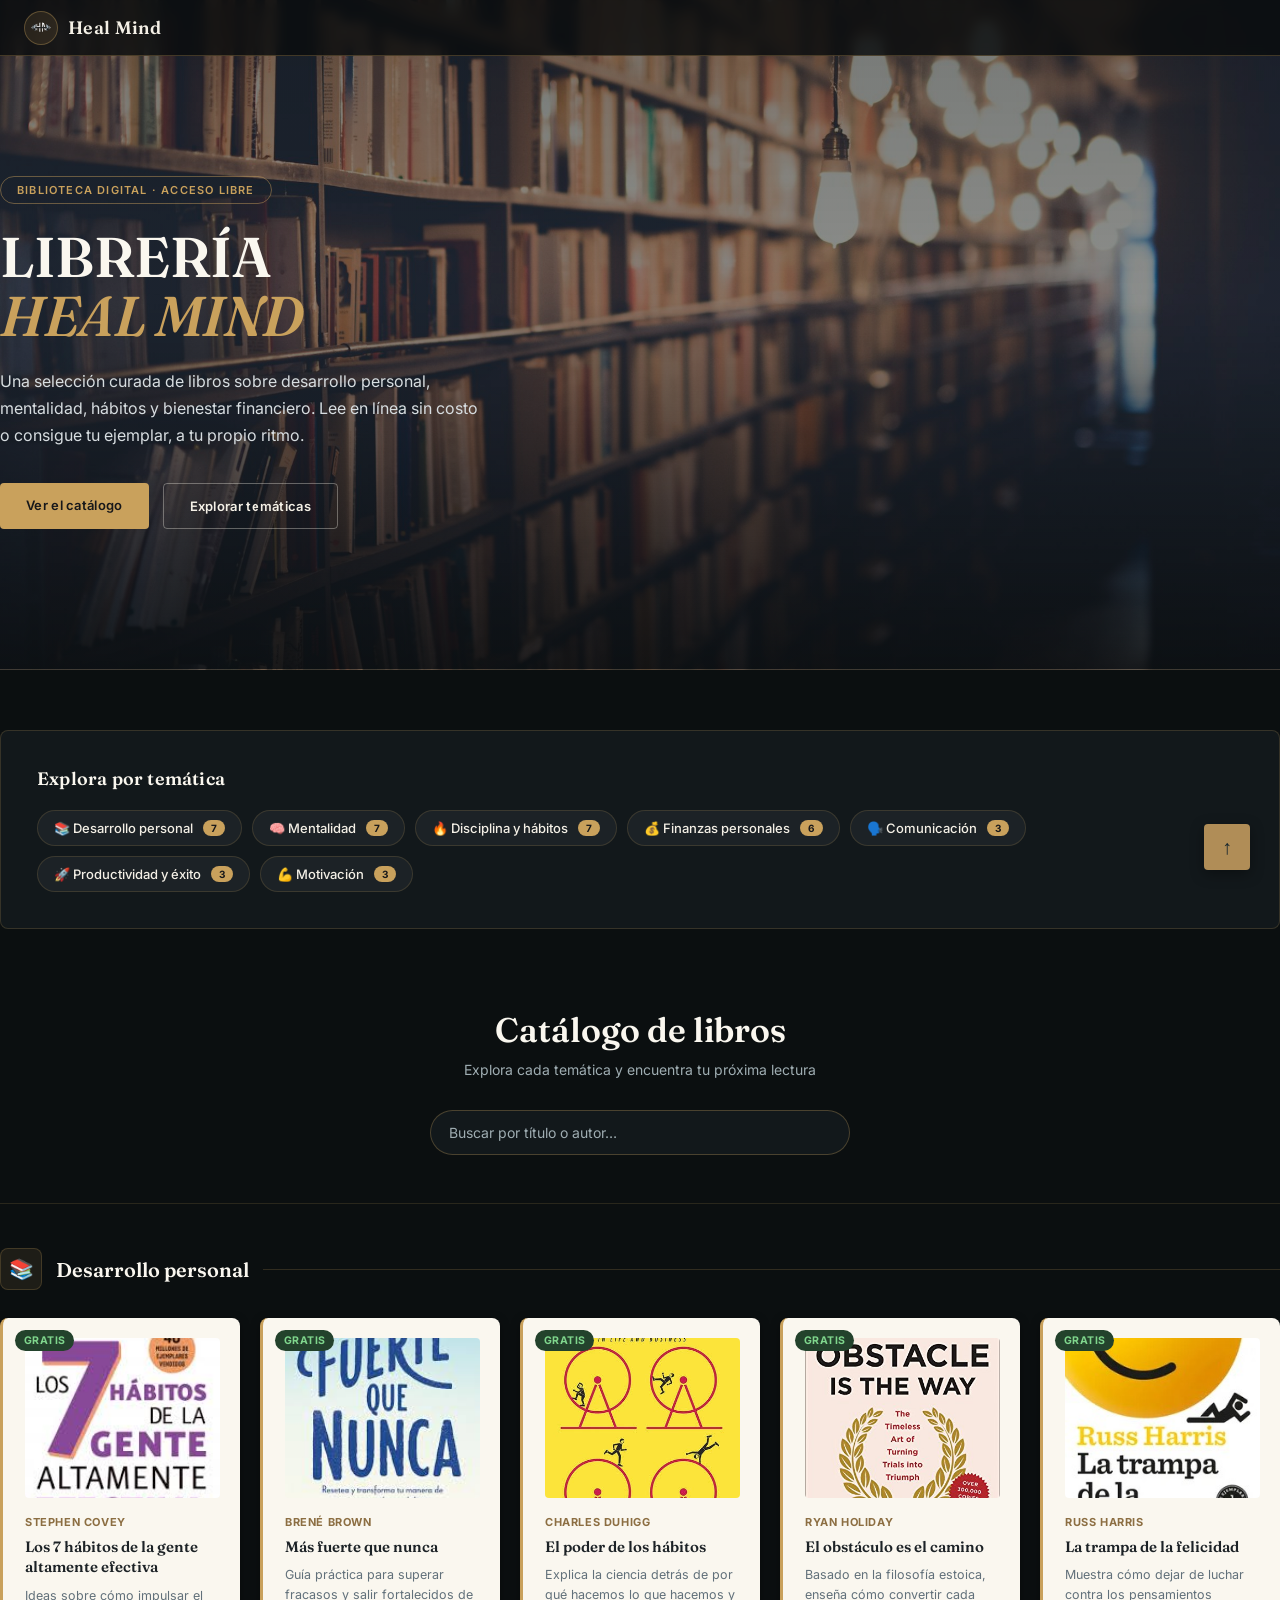
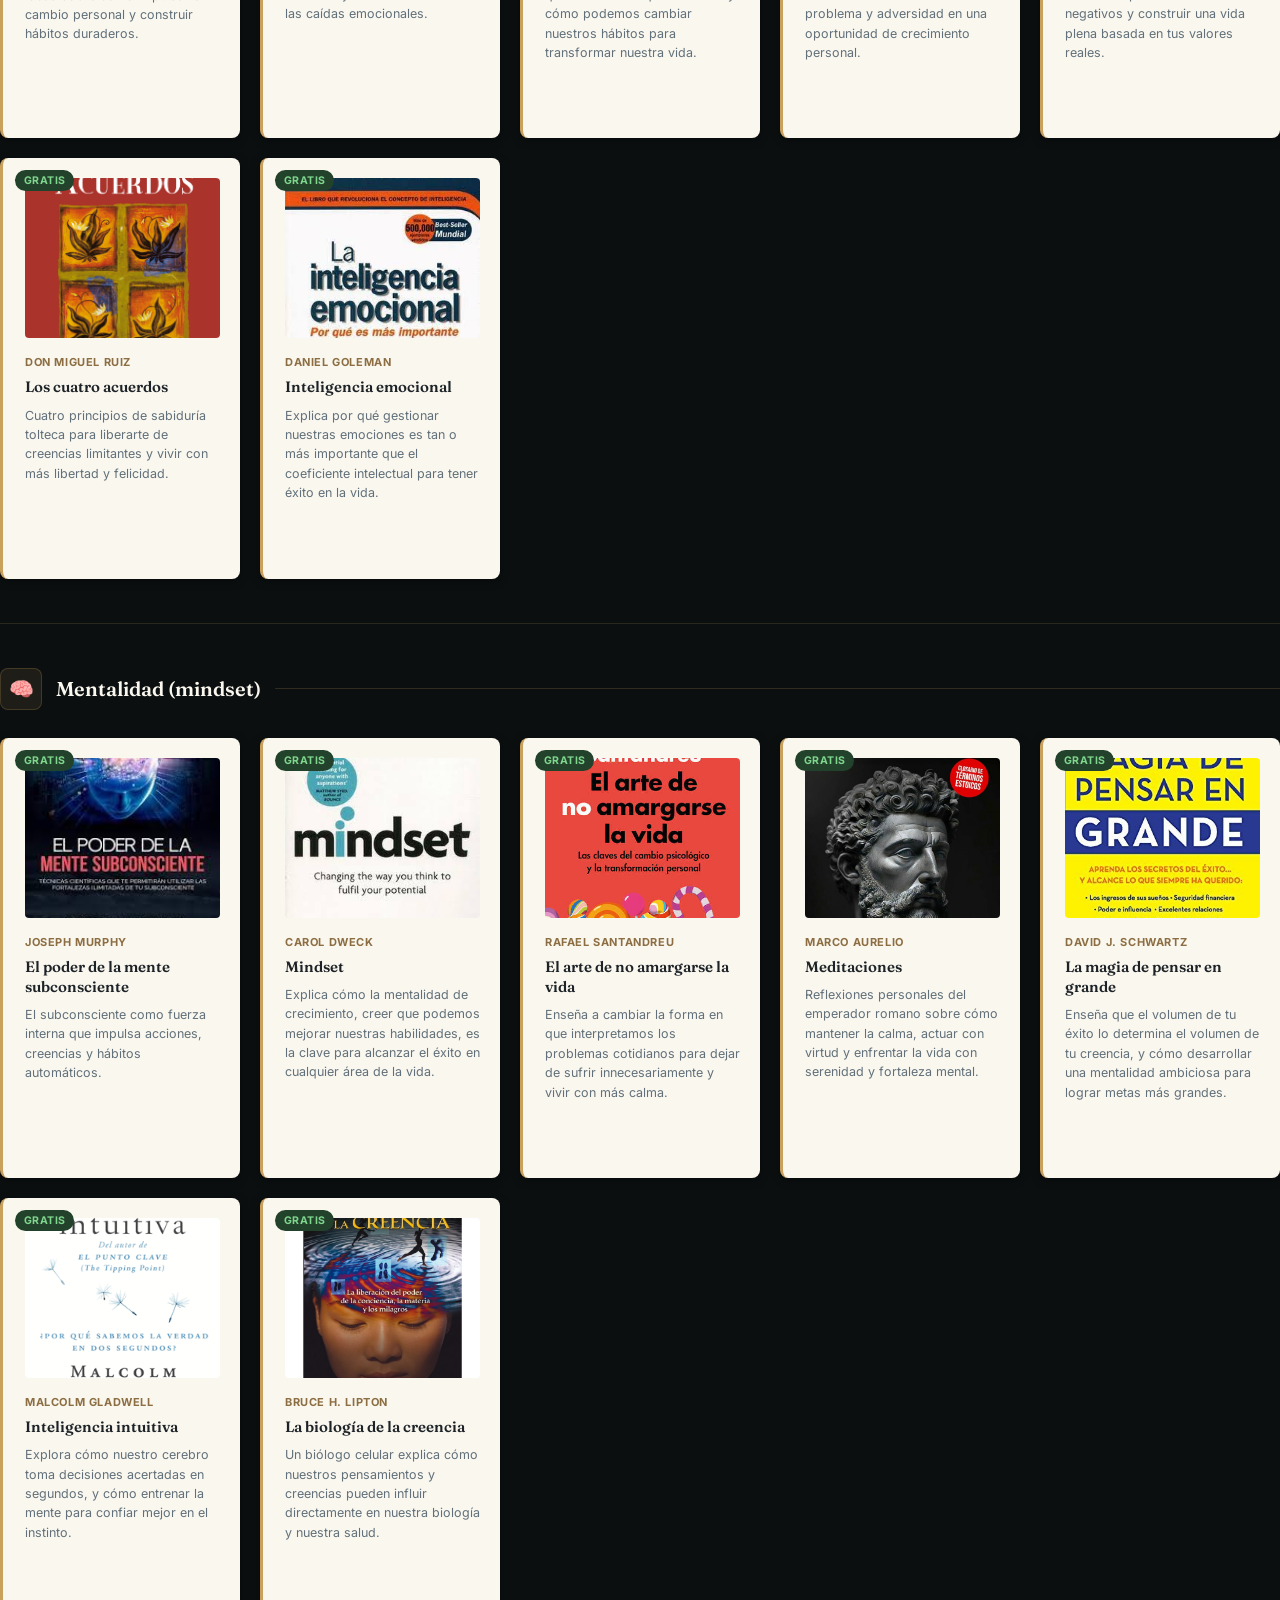
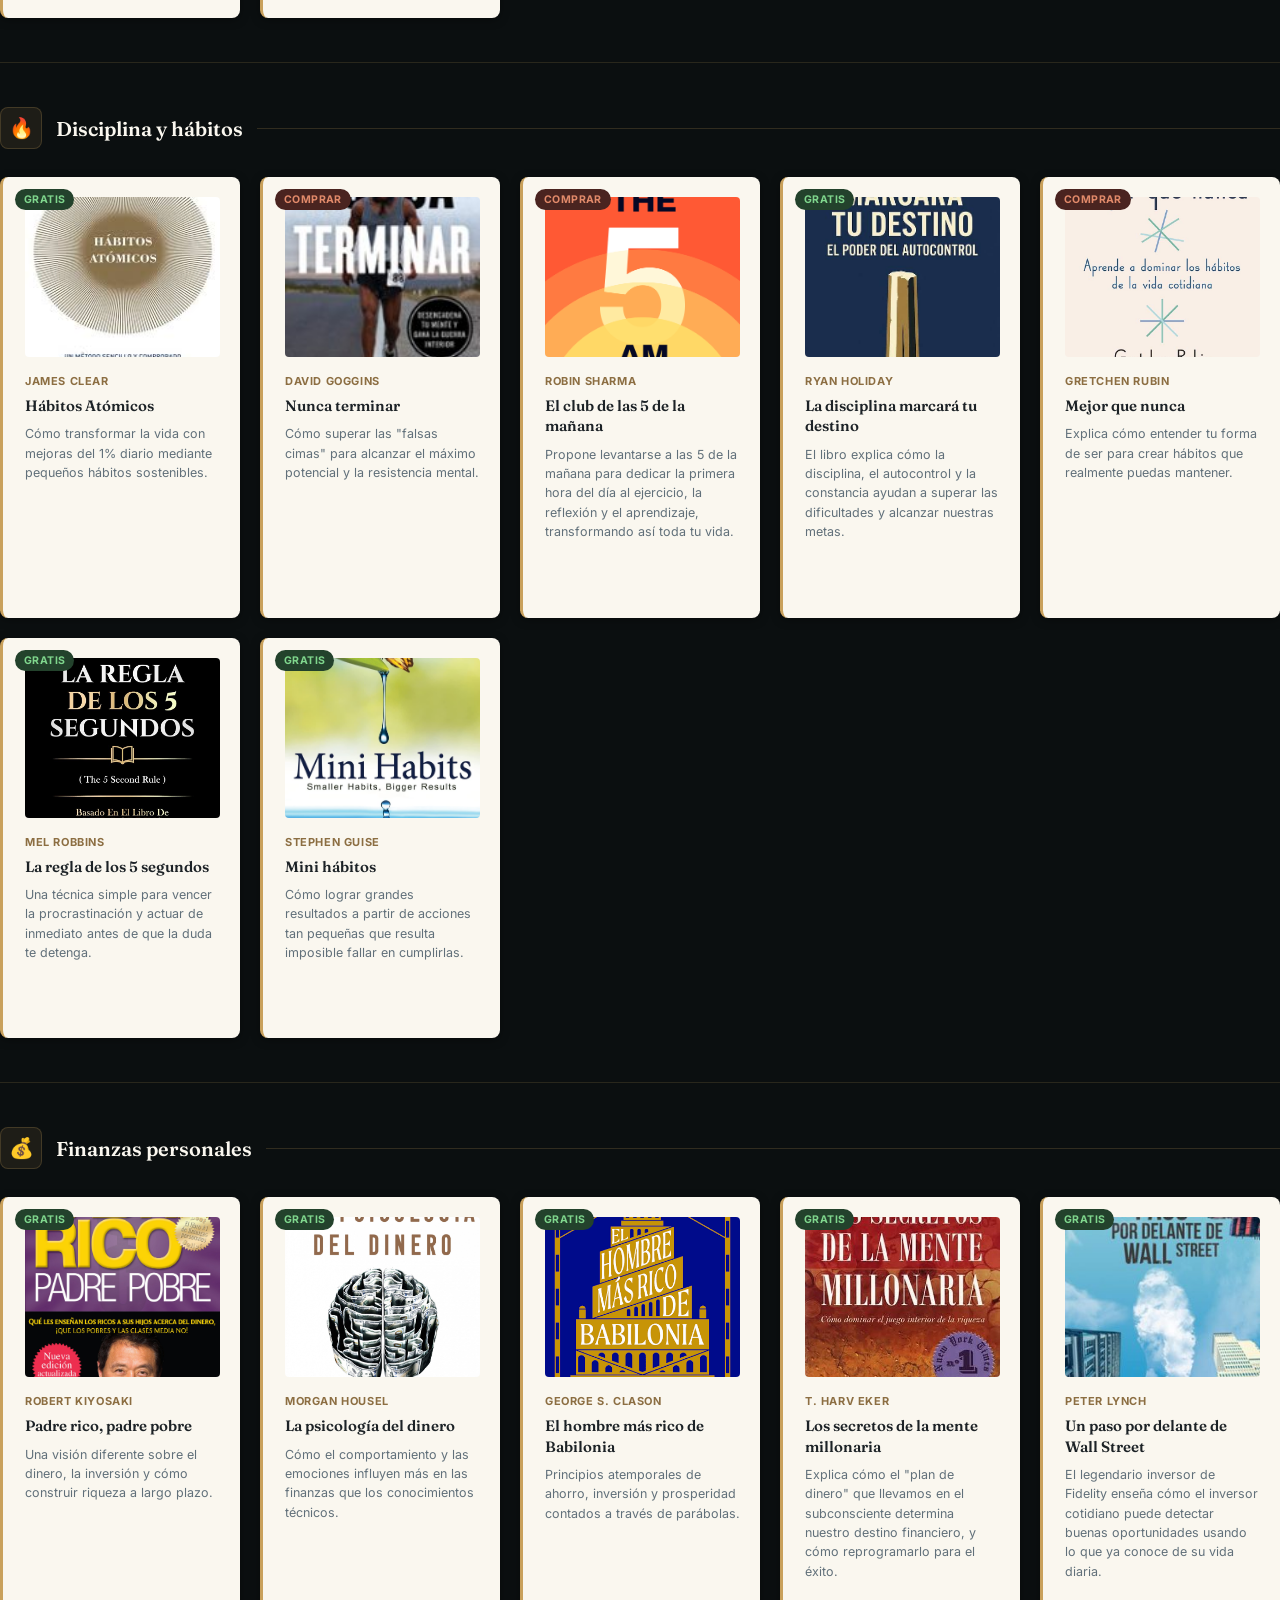
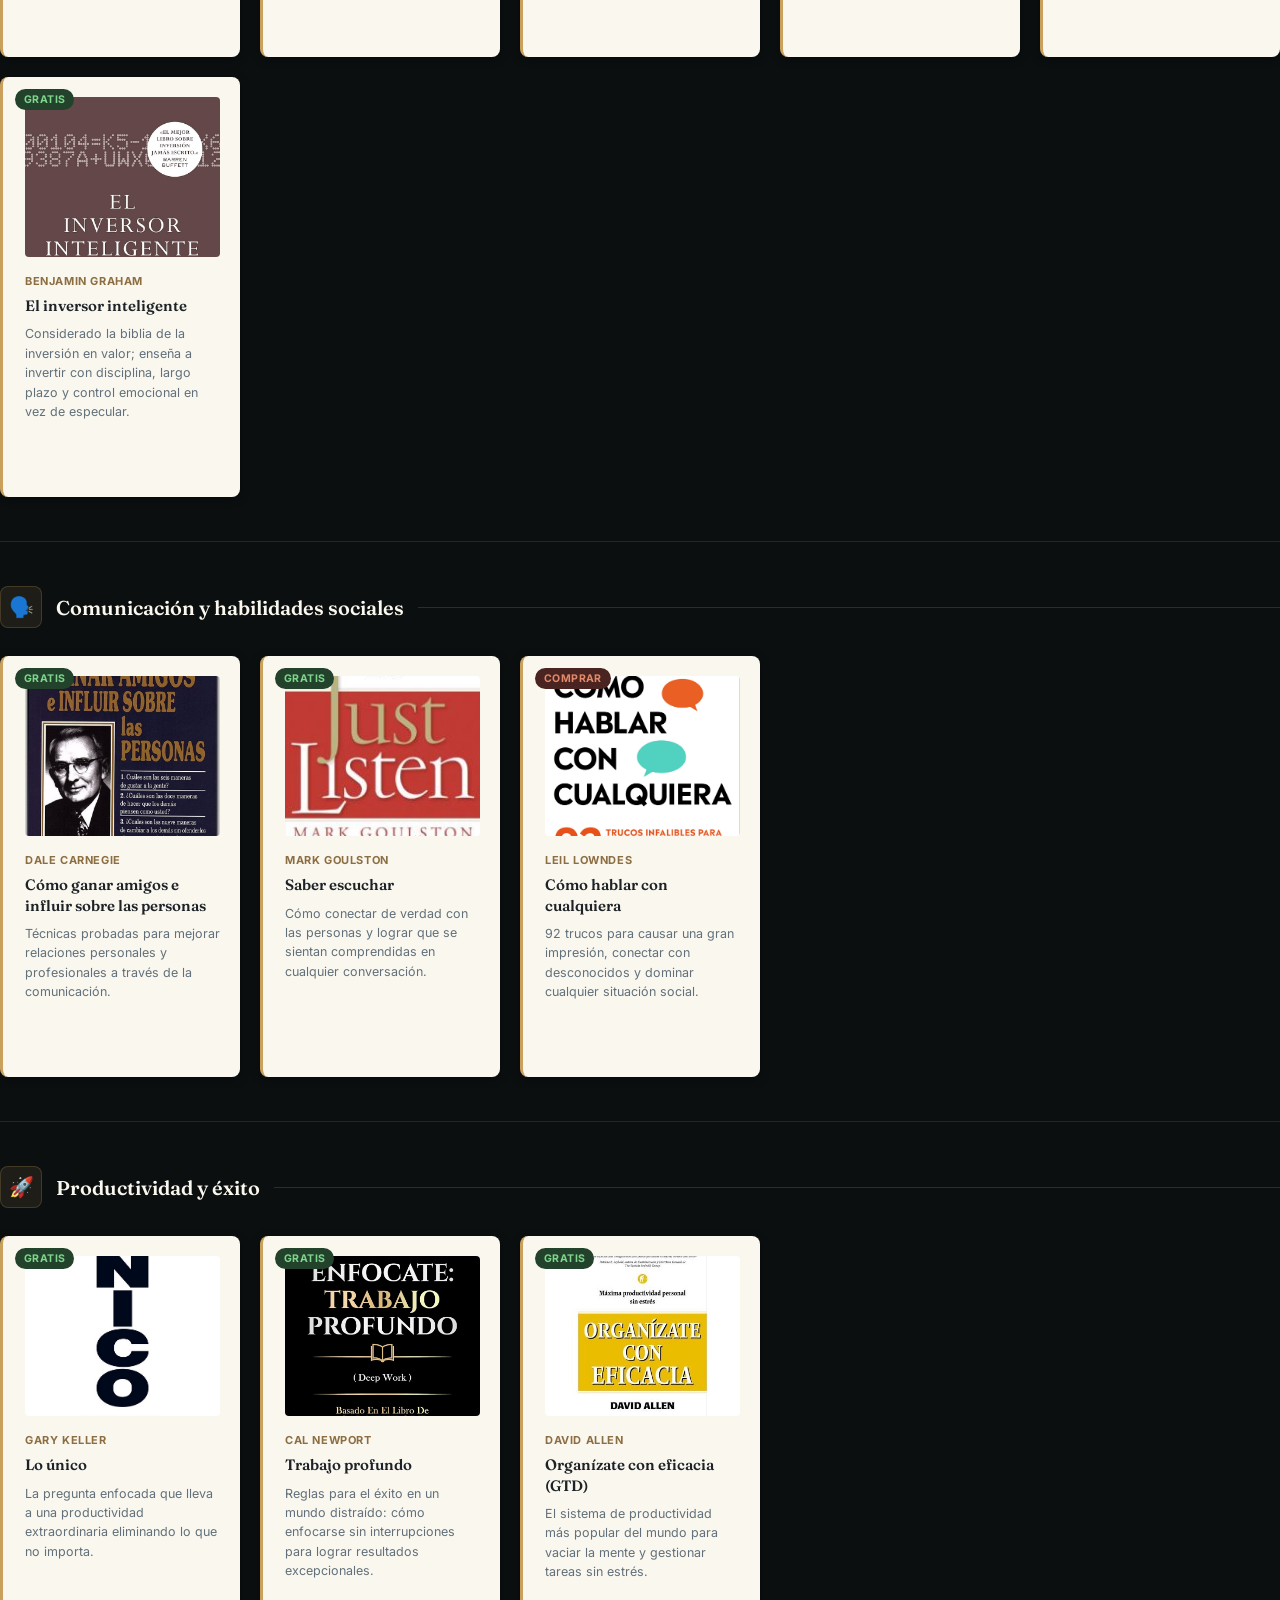
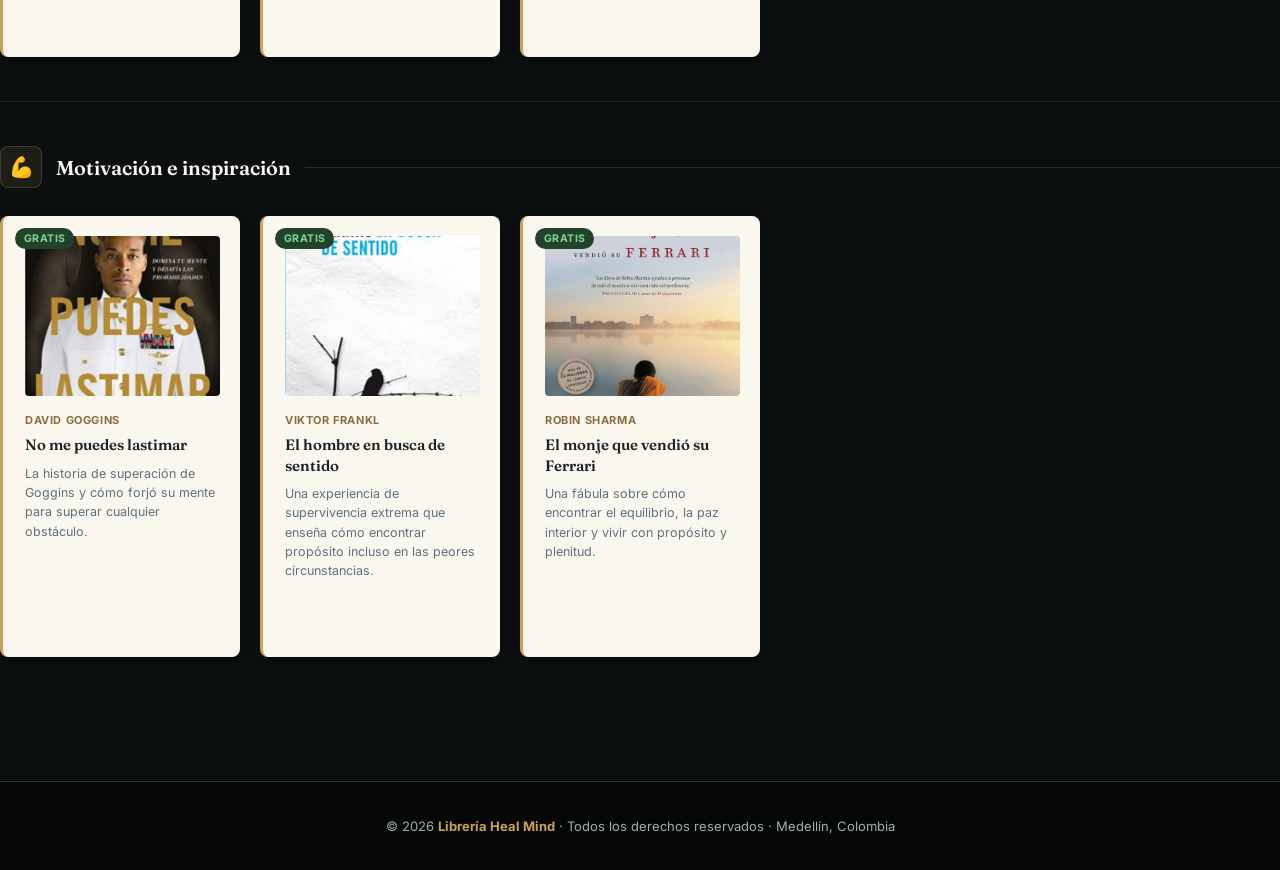
<file: libreriahm.html>
<!DOCTYPE html>
<html lang="es">

<head>
    <meta charset="UTF-8">
    <meta name="viewport" content="width=device-width, initial-scale=1.0">
    <title>Librería Heal Mind</title>
    <meta name="description" content="Catálogo curado de libros de desarrollo personal, mentalidad, hábitos, finanzas y comunicación. Lee gratis o compra tu próximo libro en Heal Mind.">
    <link rel="stylesheet" href="libreriahmstyle.css">
    <link rel="icon" href="HM-icono.ico">
    <link rel="stylesheet" href="volverArriba.css">
</head>

<body>



    <!-- encabezado principal, barra de navegación y hero de bienvenida -->
    <header class="encabezado">

        <nav class="barra-navegacion">
            <a href="landing.html" class="logo">
                <div class="logo-circle">
                    <img src="HM-icono.ico" alt="Heal Mind">
                </div>
                Heal Mind
            </a>

        </nav>

        <!-- Hero de bienvenida-->
        <div class="contenido-principal container">
            <div class="texto-bienvenida">
                <div class="badge-bienvenida">Biblioteca digital · acceso libre</div>
                <h1>LIBRERÍA <span>HEAL MIND</span></h1>
                <p>Una selección curada de libros sobre desarrollo personal, mentalidad, hábitos y bienestar
                    financiero. Lee en línea sin costo o consigue tu ejemplar, a tu propio ritmo.</p>
                <div class="botones-accion">
                    <a href="#catalogo" class="boton-cta primario">Ver el catálogo</a>
                    <a href="#categorias" class="boton-cta secundario">Explorar temáticas</a>
                </div>
            </div>
        </div>

    </header>


    <!-- sección de temáticas-->
    <section class="seccion-tematicas container" id="categorias">
        <div class="tarjeta-tematica">
            <div class="texto-tematica">
                <h3>Explora por temática</h3>
                <div class="chips-tematicas">
                    <a href="#tema-desarrollo" class="chip-tematica">📚 Desarrollo personal <span class="chip-count" id="chip-desarrollo"></span></a>
                    <a href="#tema-mentalidad" class="chip-tematica">🧠 Mentalidad <span class="chip-count" id="chip-mentalidad"></span></a>
                    <a href="#tema-disciplina" class="chip-tematica">🔥 Disciplina y hábitos <span class="chip-count" id="chip-disciplina"></span></a>
                    <a href="#tema-finanzas" class="chip-tematica">💰 Finanzas personales <span class="chip-count" id="chip-finanzas"></span></a>
                    <a href="#tema-comunicacion" class="chip-tematica">🗣️ Comunicación <span class="chip-count" id="chip-comunicacion"></span></a>
                    <a href="#tema-productividad" class="chip-tematica">🚀 Productividad y éxito <span class="chip-count" id="chip-productividad"></span></a>
                    <a href="#tema-motivacion" class="chip-tematica">💪 Motivación <span class="chip-count" id="chip-motivacion"></span></a>
                </div>
            </div>
            
        </div>
    </section>


    <!--catálogo de libros-->
    <main class="catalogo-libros container" id="catalogo">

        <h2>Catálogo de libros</h2>
        <p class="subtitulo-catalogo">Explora cada temática y encuentra tu próxima lectura</p>

        <!-- Barra de búsqueda -->
        <div class="wrapper-buscador">
            <input type="text" id="buscador" class="input-buscador" placeholder="Buscar por título o autor…" aria-label="Buscar por título o autor">
        </div>


        <!--desarrollo personal-->
        <section class="seccion-tema" id="tema-desarrollo">

            <div class="header-tema">
                <div class="icono-tema">📚</div>
                <h3>Desarrollo personal</h3>
                <span class="linea"></span>
            </div>
            <div class="grilla-libros">

                <div class="tarjeta-libro" data-id="7habitos" data-titulo="Los 7 hábitos de la gente altamente efectiva">
                    <span class="etiqueta-libro etiqueta-gratis">Gratis</span>
                    <img src="7habitos.jpg" alt="Portada de Los 7 hábitos de la gente altamente efectiva">
                    <div class="info-libro">
                        <p class="autor">Stephen Covey</p>
                        <h3>Los 7 hábitos de la gente altamente efectiva</h3>
                        <p>Ideas sobre cómo impulsar el cambio personal y construir hábitos duraderos.</p>
                        <a href="https://www.colomos.ceti.mx/documentos/goe/los7HabitosGenteAltamenteEfectiva.pdf" target="_blank" rel="noopener" class="boton-leer">Leer ahora</a>
                    </div>
                </div>

                <div class="tarjeta-libro" data-id="masFuerte" data-titulo="Más fuerte que nunca">
                    <span class="etiqueta-libro etiqueta-gratis">Gratis</span>
                    <img src="masfuerte.jpg" alt="Portada de Más fuerte que nunca">
                    <div class="info-libro">
                        <p class="autor">Brené Brown</p>
                        <h3>Más fuerte que nunca</h3>
                        <p>Guía práctica para superar fracasos y salir fortalecidos de las caídas emocionales.</p>
                        <a href="https://proassetspdlcom.cdnstatics2.com/usuaris/libros_contenido/arxius/55/54642_Mas_fuerte_que_nunca.pdf" target="_blank" rel="noopener" class="boton-leer">Leer ahora</a>
                    </div>
                </div>

                <div class="tarjeta-libro" data-id="poderHabitos" data-titulo="El poder de los hábitos">
                    <span class="etiqueta-libro etiqueta-gratis">Gratis</span>
                    <img src="poderHabitos.jpg" alt="Portada de El poder de los hábitos">
                    <div class="info-libro">
                        <p class="autor">Charles Duhigg</p>
                        <h3>El poder de los hábitos</h3>
                        <p>Explica la ciencia detrás de por qué hacemos lo que hacemos y cómo podemos cambiar nuestros hábitos para transformar nuestra vida.</p>
                        <a href="https://vitalisgroupusa.com/wp-content/uploads/2022/08/El%20poder%20de%20los%20h%C3%A1bitos.pdf" target="_blank" rel="noopener" class="boton-leer">Leer ahora</a>
                    </div>
                </div>

                <div class="tarjeta-libro" data-id="obstaculoCamino" data-titulo="El obstáculo es el camino">
                    <span class="etiqueta-libro etiqueta-gratis">Gratis</span>
                    <img src="obstaculoCamino.jpg" alt="Portada de El obstáculo es el camino">
                    <div class="info-libro">
                        <p class="autor">Ryan Holiday</p>
                        <h3>El obstáculo es el camino</h3>
                        <p>Basado en la filosofía estoica, enseña cómo convertir cada problema y adversidad en una oportunidad de crecimiento personal.</p>
                        <a href="https://es.scribd.com/document/798360234/LO-ESENCIAL-de-El-Obstaculo-Es-El-Camino-El-Arte-Eterno-de-Convertir-Las-Pruebas-en-Triunfos" target="_blank" rel="noopener" class="boton-leer">Leer ahora</a>
                    </div>
                </div>

                <div class="tarjeta-libro" data-id="trampaFelicidad" data-titulo="La trampa de la felicidad">
                    <span class="etiqueta-libro etiqueta-gratis">Gratis</span>
                    <img src="trampaFelicidad.jpg" alt="Portada de La trampa de la felicidad">
                    <div class="info-libro">
                        <p class="autor">Russ Harris</p>
                        <h3>La trampa de la felicidad</h3>
                        <p>Muestra cómo dejar de luchar contra los pensamientos negativos y construir una vida plena basada en tus valores reales.</p>
                        <a href="https://planetadelibroscom.cdnstatics2.com/libros_contenido_extra/51/50692_La_trampa_de_la_felicidad.pdf" target="_blank" rel="noopener" class="boton-leer">Leer ahora</a>
                    </div>
                </div>

                <div class="tarjeta-libro" data-id="cuatroAcuerdos" data-titulo="Los cuatro acuerdos">
                    <span class="etiqueta-libro etiqueta-gratis">Gratis</span>
                    <img src="cuatroAcuerdos.jpg" alt="Portada de Los cuatro acuerdos">
                    <div class="info-libro">
                        <p class="autor">Don Miguel Ruiz</p>
                        <h3>Los cuatro acuerdos</h3>
                        <p>Cuatro principios de sabiduría tolteca para liberarte de creencias limitantes y vivir con más libertad y felicidad.</p>
                        <a href="https://www.formarse.com.ar/libros/libros_gratis/inspiradores/LOS4ACUERDOS.pdf" target="_blank" rel="noopener" class="boton-leer">Leer ahora</a>
                    </div>
                </div>

                <div class="tarjeta-libro" data-id="inteligenciaEmocional" data-titulo="Inteligencia emocional">
                    <span class="etiqueta-libro etiqueta-gratis">Gratis</span>
                    <img src="inteligenciaEmocional.jpg" alt="Portada de Inteligencia emocional">
                    <div class="info-libro">
                        <p class="autor">Daniel Goleman</p>
                        <h3>Inteligencia emocional</h3>
                        <p>Explica por qué gestionar nuestras emociones es tan o más importante que el coeficiente intelectual para tener éxito en la vida.</p>
                        <a href="https://densem.edu/HomePages/uploaded-files/466726/InteligenciaEmocionalDanielGolemanLibroCompletoGratis.pdf" target="_blank" rel="noopener" class="boton-leer">Leer ahora</a>
                    </div>
                </div>

            </div>
        </section>


        <!-- mentalidad-->
        <section class="seccion-tema" id="tema-mentalidad">
            <div class="header-tema">
                <div class="icono-tema">🧠</div>
                <h3>Mentalidad (mindset)</h3>
                <span class="linea"></span>
            </div>
            <div class="grilla-libros">

                <div class="tarjeta-libro" data-id="mentesub" data-titulo="El poder de la mente subconsciente">
                    <span class="etiqueta-libro etiqueta-gratis">Gratis</span>
                    <img src="mentesub.jpg" alt="Portada de El poder de la mente subconsciente">
                    <div class="info-libro">
                        <p class="autor">Joseph Murphy</p>
                        <h3>El poder de la mente subconsciente</h3>
                        <p>El subconsciente como fuerza interna que impulsa acciones, creencias y hábitos automáticos.</p>
                        <a href="https://online.fliphtml5.com/lwif/avsc/#p=12" target="_blank" rel="noopener" class="boton-leer">Leer ahora</a>
                    </div>
                </div>

                <div class="tarjeta-libro" data-id="mindset" data-titulo="Mindset">
                    <span class="etiqueta-libro etiqueta-gratis">Gratis</span>
                    <img src="mindset.jpg" alt="Portada de Mindset">
                    <div class="info-libro">
                        <p class="autor">Carol Dweck</p>
                        <h3>Mindset</h3>
                        <p>Explica cómo la mentalidad de crecimiento, creer que podemos mejorar nuestras habilidades, es la clave para alcanzar el éxito en cualquier área de la vida.</p>
                        <a href="https://newteacherlibraryandtools.square.site/uploads/b/e4443390-f724-11ec-9291-b5b724deb1dc/MINDSET.%20LA%20ACTITUD%20DEL%20EXITO%20(CAROL%20S.%20DWECK%20[DWECK,%20CAROL%20S.])%20(z-lib.org).pdf" target="_blank" rel="noopener" class="boton-leer">Leer ahora</a>
                    </div>
                </div>

                <div class="tarjeta-libro" data-id="noAmargarse" data-titulo="El arte de no amargarse la vida">
                    <span class="etiqueta-libro etiqueta-gratis">Gratis</span>
                    <img src="noAmargarse.jpg" alt="Portada de El arte de no amargarse la vida">
                    <div class="info-libro">
                        <p class="autor">Rafael Santandreu</p>
                        <h3>El arte de no amargarse la vida</h3>
                        <p>Enseña a cambiar la forma en que interpretamos los problemas cotidianos para dejar de sufrir innecesariamente y vivir con más calma.</p>
                        <a href="https://tavapy.gov.py/biblioteca/wp-content/uploads/2023/01/SantandreuR-El-arte-de-no-amargarse-la-vida.pdf" target="_blank" rel="noopener" class="boton-leer">Leer ahora</a>
                    </div>
                </div>

                <div class="tarjeta-libro" data-id="meditaciones" data-titulo="Meditaciones">
                    <span class="etiqueta-libro etiqueta-gratis">Gratis</span>
                    <img src="menteEstoica.jpg" alt="Portada de Meditaciones">
                    <div class="info-libro">
                        <p class="autor">Marco Aurelio</p>
                        <h3>Meditaciones</h3>
                        <p>Reflexiones personales del emperador romano sobre cómo mantener la calma, actuar con virtud y enfrentar la vida con serenidad y fortaleza mental.</p>
                        <a href="https://web.seducoahuila.gob.mx/biblioweb/upload/Marco%20Aurelio-Meditaciones.pdf" target="_blank" rel="noopener" class="boton-leer">Leer ahora</a>
                    </div>
                </div>

                <div class="tarjeta-libro" data-id="pienseEnGrande" data-titulo="La magia de pensar en grande">
                    <span class="etiqueta-libro etiqueta-gratis">Gratis</span>
                    <img src="pienseEnGrande.jpg" alt="Portada de La magia de pensar en grande">
                    <div class="info-libro">
                        <p class="autor">David J. Schwartz</p>
                        <h3>La magia de pensar en grande</h3>
                        <p>Enseña que el volumen de tu éxito lo determina el volumen de tu creencia, y cómo desarrollar una mentalidad ambiciosa para lograr metas más grandes.</p>
                        <a href="https://irp-cdn.multiscreensite.com/3af19a39/files/uploaded/La%20magia%20de%20pensar%20en%20grande%20-%20LIBROS%20DE%20MILLONARIOS.pdf" target="_blank" rel="noopener" class="boton-leer">Leer ahora</a>
                    </div>
                </div>

                <div class="tarjeta-libro" data-id="inteligenciaIntuitiva" data-titulo="Inteligencia intuitiva">
                    <span class="etiqueta-libro etiqueta-gratis">Gratis</span>
                    <img src="inteligenciaIntuitiva.jpg" alt="Portada de Inteligencia intuitiva">
                    <div class="info-libro">
                        <p class="autor">Malcolm Gladwell</p>
                        <h3>Inteligencia intuitiva</h3>
                        <p>Explora cómo nuestro cerebro toma decisiones acertadas en segundos, y cómo entrenar la mente para confiar mejor en el instinto.</p>
                        <a href="https://tavapy.gov.py/biblioteca/wp-content/uploads/2024/10/GladwellM-Inteligencia-intuitiva.pdf" target="_blank" rel="noopener" class="boton-leer">Leer ahora</a>
                    </div>
                </div>

                <div class="tarjeta-libro" data-id="biologiaCreencia" data-titulo="La biología de la creencia">
                    <span class="etiqueta-libro etiqueta-gratis">Gratis</span>
                    <img src="biologiaCreencia.jpg" alt="Portada de La biología de la creencia">
                    <div class="info-libro">
                        <p class="autor">Bruce H. Lipton</p>
                        <h3>La biología de la creencia</h3>
                        <p>Un biólogo celular explica cómo nuestros pensamientos y creencias pueden influir directamente en nuestra biología y nuestra salud.</p>
                        <a href="https://www.esferalibros.com/uploads/ficheros/libros/primeras-paginas/201604/primeras-paginas-paginas-del-libro_8-es.pdf" target="_blank" rel="noopener" class="boton-leer">Leer ahora</a>
                    </div>
                </div>

            </div>
        </section>


        <!-- DISCIPLINA Y HÁBITOS-->
        <section class="seccion-tema" id="tema-disciplina">
            <div class="header-tema">
                <div class="icono-tema">🔥</div>
                <h3>Disciplina y hábitos</h3>
                <span class="linea"></span>
            </div>
            <div class="grilla-libros">

                <div class="tarjeta-libro" data-id="habitosAtomicos" data-titulo="Hábitos Atómicos">
                    <span class="etiqueta-libro etiqueta-gratis">Gratis</span>
                    <img src="habitosatomicos.jpg" alt="Portada de Hábitos Atómicos">
                    <div class="info-libro">
                        <p class="autor">James Clear</p>
                        <h3>Hábitos Atómicos</h3>
                        <p>Cómo transformar la vida con mejoras del 1% diario mediante pequeños hábitos sostenibles.</p>
                        <a href="https://librerialatina.co/wp-content/uploads/2024/04/HABITOS-ATOMICOS-JAMES-CLEAR.pdf" target="_blank" rel="noopener" class="boton-leer">Leer ahora</a>
                    </div>
                </div>

                <div class="tarjeta-libro" data-id="nuncaTerminar" data-titulo="Nunca terminar">
                    <span class="etiqueta-libro etiqueta-comprar">Comprar</span>
                    <img src="nunca terminar.jpg" alt="Portada de Nunca terminar">
                    <div class="info-libro">
                        <p class="autor">David Goggins</p>
                        <h3>Nunca terminar</h3>
                        <p>Cómo superar las "falsas cimas" para alcanzar el máximo potencial y la resistencia mental.</p>
                        <a href="https://www.amazon.com/-/es/Nunca-terminar-Desencadena-interior-Spanish/dp/1544534701" target="_blank" rel="noopener" class="boton-leer">Comprar ahora</a>
                    </div>
                </div>

                <div class="tarjeta-libro" data-id="club5manana" data-titulo="El club de las 5 de la mañana">
                    <span class="etiqueta-libro etiqueta-comprar">Comprar</span>
                    <img src="club5manana.jpg" alt="Portada de El club de las 5 de la mañana">
                    <div class="info-libro">
                        <p class="autor">Robin Sharma</p>
                        <h3>El club de las 5 de la mañana</h3>
                        <p>Propone levantarse a las 5 de la mañana para dedicar la primera hora del día al ejercicio, la reflexión y el aprendizaje, transformando así toda tu vida.</p>
                        <a href="https://www.librerianacional.com/el-club-de-las-5-de-la-maana/p" target="_blank" rel="noopener" class="boton-leer">Comprar ahora</a>
                    </div>
                </div>

                <div class="tarjeta-libro" data-id="disciplinaDestino" data-titulo="La disciplina marcará tu destino">
                    <span class="etiqueta-libro etiqueta-gratis">Gratis</span>
                    <img src="disciplinadestino.jpg" alt="Portada de La disciplina marcará tu destino">
                    <div class="info-libro">
                        <p class="autor">Ryan Holiday</p>
                        <h3>La disciplina marcará tu destino</h3>
                        <p>El libro explica cómo la disciplina, el autocontrol y la constancia ayudan a superar las dificultades y alcanzar nuestras metas.</p>
                        <a href="https://online.fliphtml5.com/kbynj/dgrj/#p=12" target="_blank" rel="noopener" class="boton-leer">Leer ahora</a>
                    </div>
                </div>

                <div class="tarjeta-libro" data-id="mejorQueNunca" data-titulo="Mejor que nunca">
                    <span class="etiqueta-libro etiqueta-comprar">Comprar</span>
                    <img src="mejorquenunca.jpg" alt="Portada de Mejor que nunca">
                    <div class="info-libro">
                        <p class="autor">Gretchen Rubin</p>
                        <h3>Mejor que nunca</h3>
                        <p>Explica cómo entender tu forma de ser para crear hábitos que realmente puedas mantener.</p>
                        <a href="https://www.amazon.com/-/es/Mejor-nunca-Spanish-Gretchen-Rubin/dp/6071137179" target="_blank" rel="noopener" class="boton-leer">Comprar ahora</a>
                    </div>
                </div>

                <div class="tarjeta-libro" data-id="regla5segundos" data-titulo="La regla de los 5 segundos">
                    <span class="etiqueta-libro etiqueta-gratis">Gratis</span>
                    <img src="regla5segundos.jpg" alt="Portada de La regla de los 5 segundos">
                    <div class="info-libro">
                        <p class="autor">Mel Robbins</p>
                        <h3>La regla de los 5 segundos</h3>
                        <p>Una técnica simple para vencer la procrastinación y actuar de inmediato antes de que la duda te detenga.</p>
                        <a href="https://proassetspdlcom.cdnstatics2.com/usuaris/libros_contenido/arxius/38/37839_El_poder_de_los_5_segundos.pdf" target="_blank" rel="noopener" class="boton-leer">Leer ahora</a>
                    </div>
                </div>

                <div class="tarjeta-libro" data-id="miniHabitos" data-titulo="Mini hábitos">
                    <span class="etiqueta-libro etiqueta-gratis">Gratis</span>
                    <img src="miniHabitos.jpg" alt="Portada de Mini hábitos">
                    <div class="info-libro">
                        <p class="autor">Stephen Guise</p>
                        <h3>Mini hábitos</h3>
                        <p>Cómo lograr grandes resultados a partir de acciones tan pequeñas que resulta imposible fallar en cumplirlas.</p>
                        <a href="https://pdfcoffee.com/mini-habitos-stephen-guise-z-library-2-pdf-free.html" target="_blank" rel="noopener" class="boton-leer">Leer ahora</a>
                    </div>
                </div>

            </div>
        </section>


        <!--FINANZAS PERSONALES-->
        <section class="seccion-tema" id="tema-finanzas">
            <div class="header-tema">
                <div class="icono-tema">💰</div>
                <h3>Finanzas personales</h3>
                <span class="linea"></span>
            </div>
            <div class="grilla-libros">

                <div class="tarjeta-libro" data-id="padreRico" data-titulo="Padre rico, padre pobre">
                    <span class="etiqueta-libro etiqueta-gratis">Gratis</span>
                    <img src="padrerico.jpg" alt="Portada de Padre rico, padre pobre">
                    <div class="info-libro">
                        <p class="autor">Robert Kiyosaki</p>
                        <h3>Padre rico, padre pobre</h3>
                        <p>Una visión diferente sobre el dinero, la inversión y cómo construir riqueza a largo plazo.</p>
                        <a href="https://wadmin.uca.edu.ar/public/ckeditor/2015-Robert_Kiyosaki_-_Padre_Rico_Padre_Pobre.pdf" target="_blank" rel="noopener" class="boton-leer">Leer ahora</a>
                    </div>
                </div>

                <div class="tarjeta-libro" data-id="psicologiaDinero" data-titulo="La psicología del dinero">
                    <span class="etiqueta-libro etiqueta-gratis">Gratis</span>
                    <img src="psicologiadinero.jpg" alt="Portada de La psicología del dinero">
                    <div class="info-libro">
                        <p class="autor">Morgan Housel</p>
                        <h3>La psicología del dinero</h3>
                        <p>Cómo el comportamiento y las emociones influyen más en las finanzas que los conocimientos técnicos.</p>
                        <a href="https://criptoinforme.com/wp-content/uploads/2023/12/la-psicologia-del-dinero-morgan-housel.pdf" target="_blank" rel="noopener" class="boton-leer">Leer ahora</a>
                    </div>
                </div>

                <div class="tarjeta-libro" data-id="babilonia" data-titulo="El hombre más rico de Babilonia">
                    <span class="etiqueta-libro etiqueta-gratis">Gratis</span>
                    <img src="babilonia.jpg" alt="Portada de El hombre más rico de Babilonia">
                    <div class="info-libro">
                        <p class="autor">George S. Clason</p>
                        <h3>El hombre más rico de Babilonia</h3>
                        <p>Principios atemporales de ahorro, inversión y prosperidad contados a través de parábolas.</p>
                        <a href="https://dn710007.ca.archive.org/0/items/darkmaind_202405/El_hombre_mas_rico_de_Babilonia_George_S_Clason.pdf" target="_blank" rel="noopener" class="boton-leer">Leer ahora</a>
                    </div>
                </div>

                <div class="tarjeta-libro" data-id="menteMillonaria" data-titulo="Los secretos de la mente millonaria">
                    <span class="etiqueta-libro etiqueta-gratis">Gratis</span>
                    <img src="menteMillonaria.jpg" alt="Portada de Los secretos de la mente millonaria">
                    <div class="info-libro">
                        <p class="autor">T. Harv Eker</p>
                        <h3>Los secretos de la mente millonaria</h3>
                        <p>Explica cómo el "plan de dinero" que llevamos en el subconsciente determina nuestro destino financiero, y cómo reprogramarlo para el éxito.</p>
                        <a href="https://aesculapseguridaddelpaciente.org.mx/alianzapsqx/docs/quedate/libros/Los%20secretos%20de%20la%20mente%20millonaria.pdf" target="_blank" rel="noopener" class="boton-leer">Leer ahora</a>
                    </div>
                </div>

                <div class="tarjeta-libro" data-id="pasoDelanteWallStreet" data-titulo="Un paso por delante de Wall Street">
                    <span class="etiqueta-libro etiqueta-gratis">Gratis</span>
                    <img src="pasoDelanteWallStreet.jpg" alt="Portada de Un paso por delante de Wall Street">
                    <div class="info-libro">
                        <p class="autor">Peter Lynch</p>
                        <h3>Un paso por delante de Wall Street</h3>
                        <p>El legendario inversor de Fidelity enseña cómo el inversor cotidiano puede detectar buenas oportunidades usando lo que ya conoce de su vida diaria.</p>
                        <a href="https://riosmauricio.com/wp-content/uploads/2020/12/Un-paso-por-delante-de-Wall-Street.pdf" target="_blank" rel="noopener" class="boton-leer">Leer ahora</a>
                    </div>
                </div>

                <div class="tarjeta-libro" data-id="inversorInteligente" data-titulo="El inversor inteligente">
                    <span class="etiqueta-libro etiqueta-gratis">Gratis</span>
                    <img src="inversorInteligente.jpg" alt="Portada de El inversor inteligente">
                    <div class="info-libro">
                        <p class="autor">Benjamin Graham</p>
                        <h3>El inversor inteligente</h3>
                        <p>Considerado la biblia de la inversión en valor; enseña a invertir con disciplina, largo plazo y control emocional en vez de especular.</p>
                        <a href="https://elhacker.info/manuales/Libros%20emprendedores/EL%20INVERSOR%20INTELIGENTE%20-%20BENJAMIN%20GRAHAM.pdf" target="_blank" rel="noopener" class="boton-leer">Leer ahora</a>
                    </div>
                </div>

            </div>
        </section>


        <!--COMUNICACIÓN-->
        <section class="seccion-tema" id="tema-comunicacion">
            <div class="header-tema">
                <div class="icono-tema">🗣️</div>
                <h3>Comunicación y habilidades sociales</h3>
                <span class="linea"></span>
            </div>
            <div class="grilla-libros">

                <div class="tarjeta-libro" data-id="ganarAmigos" data-titulo="Cómo ganar amigos e influir sobre las personas">
                    <span class="etiqueta-libro etiqueta-gratis">Gratis</span>
                    <img src="ganarAmigos.jpg" alt="Portada de Cómo ganar amigos e influir sobre las personas">
                    <div class="info-libro">
                        <p class="autor">Dale Carnegie</p>
                        <h3>Cómo ganar amigos e influir sobre las personas</h3>
                        <p>Técnicas probadas para mejorar relaciones personales y profesionales a través de la comunicación.</p>
                        <a href="https://ia803207.us.archive.org/11/items/libro-carnegie-dale-como-ganar-amigos-e-influir-en-las-personas_202005/LIBRO_CarnegieDale_%20Co%CC%81mo%20ganar%20amigos%20e%20influir%20en%20las%20personas.pdf" target="_blank" rel="noopener" class="boton-leer">Leer ahora</a>
                    </div>
                </div>

                <div class="tarjeta-libro" data-id="saberEscuchar" data-titulo="Saber escuchar">
                    <span class="etiqueta-libro etiqueta-gratis">Gratis</span>
                    <img src="saberEscuchar.jpg" alt="Portada de Saber escuchar">
                    <div class="info-libro">
                        <p class="autor">Mark Goulston</p>
                        <h3>Saber escuchar</h3>
                        <p>Cómo conectar de verdad con las personas y lograr que se sientan comprendidas en cualquier conversación.</p>
                        <a href="https://es.slideshare.net/slideshow/solo-escucha-libro-de-mark-goulston-pdf/277231801" target="_blank" rel="noopener" class="boton-leer">Leer ahora</a>
                    </div>
                </div>

                <div class="tarjeta-libro" data-id="hablarConCualquiera" data-titulo="Cómo hablar con cualquiera">
                    <span class="etiqueta-libro etiqueta-comprar">Comprar</span>
                    <img src="hablarConCualquiera.jpg" alt="Portada de Cómo hablar con cualquiera">
                    <div class="info-libro">
                        <p class="autor">Leil Lowndes</p>
                        <h3>Cómo hablar con cualquiera</h3>
                        <p>92 trucos para causar una gran impresión, conectar con desconocidos y dominar cualquier situación social.</p>
                        <a href="https://www.buscalibre.com.co/libro-como-hablar-con-cualquiera/9788408313588/p/64708701" target="_blank" rel="noopener" class="boton-leer">Comprar ahora</a>
                    </div>
                </div>

            </div>
        </section>


        <!--PRODUCTIVIDAD Y ÉXITO-->
        <section class="seccion-tema" id="tema-productividad">
            <div class="header-tema">
                <div class="icono-tema">🚀</div>
                <h3>Productividad y éxito</h3>
                <span class="linea"></span>
            </div>
            <div class="grilla-libros">

                <div class="tarjeta-libro" data-id="loUnico" data-titulo="Lo único">
                    <span class="etiqueta-libro etiqueta-gratis">Gratis</span>
                    <img src="loUnico.jpg" alt="Portada de Lo único">
                    <div class="info-libro">
                        <p class="autor">Gary Keller</p>
                        <h3>Lo único</h3>
                        <p>La pregunta enfocada que lleva a una productividad extraordinaria eliminando lo que no importa.</p>
                        <a href="https://es.slideshare.net/slideshow/solo-una-cosa-en-espanolpdf/265839533" target="_blank" rel="noopener" class="boton-leer">Leer ahora</a>
                    </div>
                </div>

                <div class="tarjeta-libro" data-id="trabajoProfundo" data-titulo="Trabajo profundo">
                    <span class="etiqueta-libro etiqueta-gratis">Gratis</span>
                    <img src="trabajoProfundo.jpg" alt="Portada de Trabajo profundo">
                    <div class="info-libro">
                        <p class="autor">Cal Newport</p>
                        <h3>Trabajo profundo</h3>
                        <p>Reglas para el éxito en un mundo distraído: cómo enfocarse sin interrupciones para lograr resultados excepcionales.</p>
                        <a href="https://proassetspdlcom.cdnstatics2.com/usuaris/libros_contenido/arxius/49/48820_Centrate_Deep_Work.pdf" target="_blank" rel="noopener" class="boton-leer">Leer ahora</a>
                    </div>
                </div>

                <div class="tarjeta-libro" data-id="gtd" data-titulo="Organízate con eficacia (GTD)">
                    <span class="etiqueta-libro etiqueta-gratis">Gratis</span>
                    <img src="gtd.jpg" alt="Portada de Organízate con eficacia">
                    <div class="info-libro">
                        <p class="autor">David Allen</p>
                        <h3>Organízate con eficacia (GTD)</h3>
                        <p>El sistema de productividad más popular del mundo para vaciar la mente y gestionar tareas sin estrés.</p>
                        <a href="https://www.librerianacional.com/organizate-con-eficacia-412388/p" target="_blank" rel="noopener" class="boton-leer">Leer ahora</a>
                    </div>
                </div>

            </div>
        </section>


        <!--MOTIVACIÓN E INSPIRACIÓN-->
        <section class="seccion-tema" id="tema-motivacion">
            <div class="header-tema">
                <div class="icono-tema">💪</div>
                <h3>Motivación e inspiración</h3>
                <span class="linea"></span>
            </div>
            <div class="grilla-libros">

                <div class="tarjeta-libro" data-id="noPuedesLastimar" data-titulo="No me puedes lastimar">
                    <span class="etiqueta-libro etiqueta-gratis">Gratis</span>
                    <img src="noPuedesLastimar.jpg" alt="Portada de No me puedes lastimar">
                    <div class="info-libro">
                        <p class="autor">David Goggins</p>
                        <h3>No me puedes lastimar</h3>
                        <p>La historia de superación de Goggins y cómo forjó su mente para superar cualquier obstáculo.</p>
                        <a href="https://es.slideshare.net/slideshow/no-me-puedes-lastimar-by-david-goggins-pdf/286313050" target="_blank" rel="noopener" class="boton-leer">Leer ahora</a>
                    </div>
                </div>

                <div class="tarjeta-libro" data-id="hombreSentido" data-titulo="El hombre en busca de sentido">
                    <span class="etiqueta-libro etiqueta-gratis">Gratis</span>
                    <img src="hombreSentido.jpg" alt="Portada de El hombre en busca de sentido">
                    <div class="info-libro">
                        <p class="autor">Viktor Frankl</p>
                        <h3>El hombre en busca de sentido</h3>
                        <p>Una experiencia de supervivencia extrema que enseña cómo encontrar propósito incluso en las peores circunstancias.</p>
                        <a href="https://unsecretogigantesco.com/wp-content/uploads/2023/03/Frankl-Viktor-El-hombre-en-busca-de-sentido.pdf" target="_blank" rel="noopener" class="boton-leer">Leer ahora</a>
                    </div>
                </div>

                <div class="tarjeta-libro" data-id="monjeFerrari" data-titulo="El monje que vendió su Ferrari">
                    <span class="etiqueta-libro etiqueta-gratis">Gratis</span>
                    <img src="monjeFerrari.jpg" alt="Portada de El monje que vendió su Ferrari">
                    <div class="info-libro">
                        <p class="autor">Robin Sharma</p>
                        <h3>El monje que vendió su Ferrari</h3>
                        <p>Una fábula sobre cómo encontrar el equilibrio, la paz interior y vivir con propósito y plenitud.</p>
                        <a href="https://librerialatina.co/wp-content/uploads/2024/04/EL-MONJE-QUE-VENDIO-SU-FERRARI-AUTOR-ROBIN-SHARMA.pdf" target="_blank" rel="noopener" class="boton-leer">Leer ahora</a>
                    </div>
                </div>

            </div>
        </section>

    </main>


    <!--PIE DE PÁGINA-->
    <footer class="footer">
        <button id="btn-volver-arriba" onclick="volverArriba()" title="Volver arriba" aria-label="Volver arriba">↑</button>
        <p>© 2026 <strong>Librería Heal Mind</strong> · Todos los derechos reservados · Medellín, Colombia</p>
    </footer>

    <script src="volverArriba.js"></script>
    <script src="contadorChips.js"></script>
    <script src="buscador.js"></script>
</body>
</html>
</file>
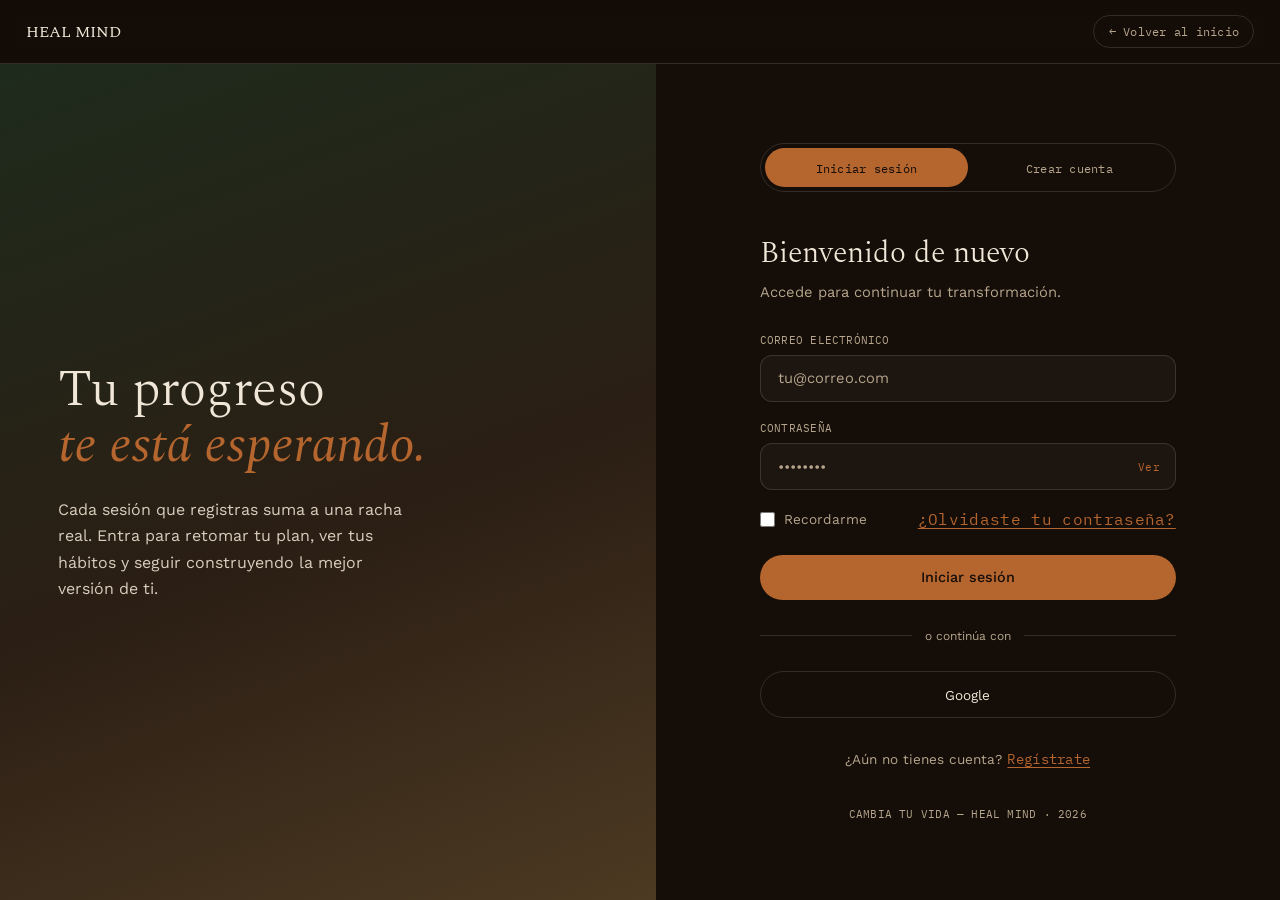
<file: login.html>
<!DOCTYPE html>
<html lang="es">
<head>
<meta charset="UTF-8">
<meta name="viewport" content="width=device-width, initial-scale=1.0">
<title>HEAL MIND — Inicia sesión o crea tu cuenta</title>
<link rel="preconnect" href="https://fonts.googleapis.com">
<link rel="preconnect" href="https://fonts.gstatic.com" crossorigin>
<link href="https://fonts.googleapis.com/css2?family=Spectral:ital,wght@0,300;0,500;1,400&family=Work+Sans:wght@400;500;600&family=IBM+Plex+Mono:wght@400;500&display=swap" rel="stylesheet">
<link rel="stylesheet" href="login.css">
</head>
<body>
<a href="#formulario" class="skip-link">Saltar al formulario</a>

<div id="topbar">
  <a href="landing.html" class="brand display">HEAL MIND</a>
  <a href="landing.html" class="back mono">← Volver al inicio</a>
</div>

<main class="auth-shell">

  <!-- Panel izquierdo — identidad / atmósfera -->
  <section class="intro-panel" aria-hidden="false">



    <div class="intro-content">
   
      <h1 class="display">Tu progreso<br><em>te está esperando.</em></h1>
      <p>Cada sesión que registras suma a una racha real. Entra para retomar tu plan, ver tus hábitos y seguir construyendo la mejor versión de ti.</p>


    </div>
  </section>

  <!-- Panel derecho — formulario -->
  <section class="form-panel" id="formulario">
    <div class="form-card">

      <div class="tabs" role="tablist" aria-label="Acceso a la cuenta">
        <button class="tab is-active mono" id="tab-login" role="tab" aria-selected="true" aria-controls="panel-login" type="button">Iniciar sesión</button>
        <button class="tab mono" id="tab-signup" role="tab" aria-selected="false" aria-controls="panel-signup" type="button">Crear cuenta</button>
        <span class="tab-indicator" aria-hidden="true"></span>
      </div>

      <!-- LOGIN -->
      <form id="panel-login" class="auth-form" role="tabpanel" aria-labelledby="tab-login" onsubmit="return false;">
        <h2 class="display">Bienvenido de nuevo</h2>
        <p class="sub">Accede para continuar tu transformación.</p>

        <label class="field">
          <span class="mono label-text">Correo electrónico</span>
          <input type="email" name="email" placeholder="tu@correo.com" autocomplete="email" required>
        </label>

        <label class="field">
          <span class="mono label-text">Contraseña</span>
          <div class="password-wrap">
            <input type="password" name="password" placeholder="••••••••" autocomplete="current-password" minlength="8" required>
            <button type="button" class="toggle-pass mono" aria-label="Mostrar contraseña">Ver</button>
          </div>
        </label>

        <div class="row-between">
          <label class="check">
            <input type="checkbox" name="remember">
            <span>Recordarme</span>
          </label>
          <a href="#" class="link mono">¿Olvidaste tu contraseña?</a>
        </div>

        <button type="submit" class="btn btn-solid btn-block"><a href="inicio.html">Iniciar sesión</a></button>
        <div class="divider"><span>o continúa con</span></div>

        <div class="social-row">
          <button type="button" class="btn btn-outline btn-social">Google</button>
          
        </div>

        <p class="switch-line">¿Aún no tienes cuenta? <button type="button" class="link-strong mono" data-switch="signup">Regístrate</button></p>
      </form>

      <!-- SIGNUP -->
      <form id="panel-signup" class="auth-form is-hidden" role="tabpanel" aria-labelledby="tab-signup" onsubmit="return false;">
        <h2 class="display">Empieza tu cambio</h2>
        <p class="sub">Crea tu cuenta y diseña tu plan a medida.</p>

        <label class="field">
          <span class="mono label-text">Nombre completo</span>
          <input type="text" name="name" placeholder="Tu nombre" autocomplete="name" required>
        </label>

        <label class="field">
          <span class="mono label-text">Correo electrónico</span>
          <input type="email" name="email" placeholder="tu@correo.com" autocomplete="email" required>
        </label>

        <label class="field">
          <span class="mono label-text">Contraseña</span>
          <div class="password-wrap">
            <input type="password" name="password" placeholder="Mínimo 8 caracteres" autocomplete="new-password" minlength="8" required>
            <button type="button" class="toggle-pass mono" aria-label="Mostrar contraseña">Ver</button>
          </div>
        </label>

        <label class="check">
          <input type="checkbox" name="terms" required>
          <span>Acepto la <a href="politica-privacidad.html" class="link">política y privacidad</a></span>
        </label>

        <button type="submit" class="btn btn-solid btn-block"><a href="inicio.html">Crear cuenta</a></button>

        <p class="switch-line">¿Ya tienes cuenta? <button type="button" class="link-strong mono" data-switch="login">Inicia sesión</button></p>
      </form>

    </div>

    <p class="foot-note mono">CAMBIA TU VIDA — HEAL MIND · 2026</p>
  </section>

</main>

<script>
  // ---- Alternar entre pestañas login / signup ----
  const tabLogin = document.getElementById('tab-login');
  const tabSignup = document.getElementById('tab-signup');
  const panelLogin = document.getElementById('panel-login');
  const panelSignup = document.getElementById('panel-signup');
  const indicator = document.querySelector('.tab-indicator');

  function showPanel(which) {
    const toSignup = which === 'signup';
    tabLogin.classList.toggle('is-active', !toSignup);
    tabSignup.classList.toggle('is-active', toSignup);
    tabLogin.setAttribute('aria-selected', String(!toSignup));
    tabSignup.setAttribute('aria-selected', String(toSignup));
    panelLogin.classList.toggle('is-hidden', toSignup);
    panelSignup.classList.toggle('is-hidden', !toSignup);
    indicator.classList.toggle('is-right', toSignup);
  }

  tabLogin.addEventListener('click', () => showPanel('login'));
  tabSignup.addEventListener('click', () => showPanel('signup'));
  document.querySelectorAll('[data-switch]').forEach(btn => {
    btn.addEventListener('click', () => showPanel(btn.dataset.switch));
  });

  // ---- Mostrar / ocultar contraseña ----
  document.querySelectorAll('.toggle-pass').forEach(btn => {
    btn.addEventListener('click', () => {
      const input = btn.previousElementSibling;
      const isPass = input.type === 'password';
      input.type = isPass ? 'text' : 'password';
      btn.textContent = isPass ? 'Ocultar' : 'Ver';
    });
  });
</script>
</body>
</html>
</file>
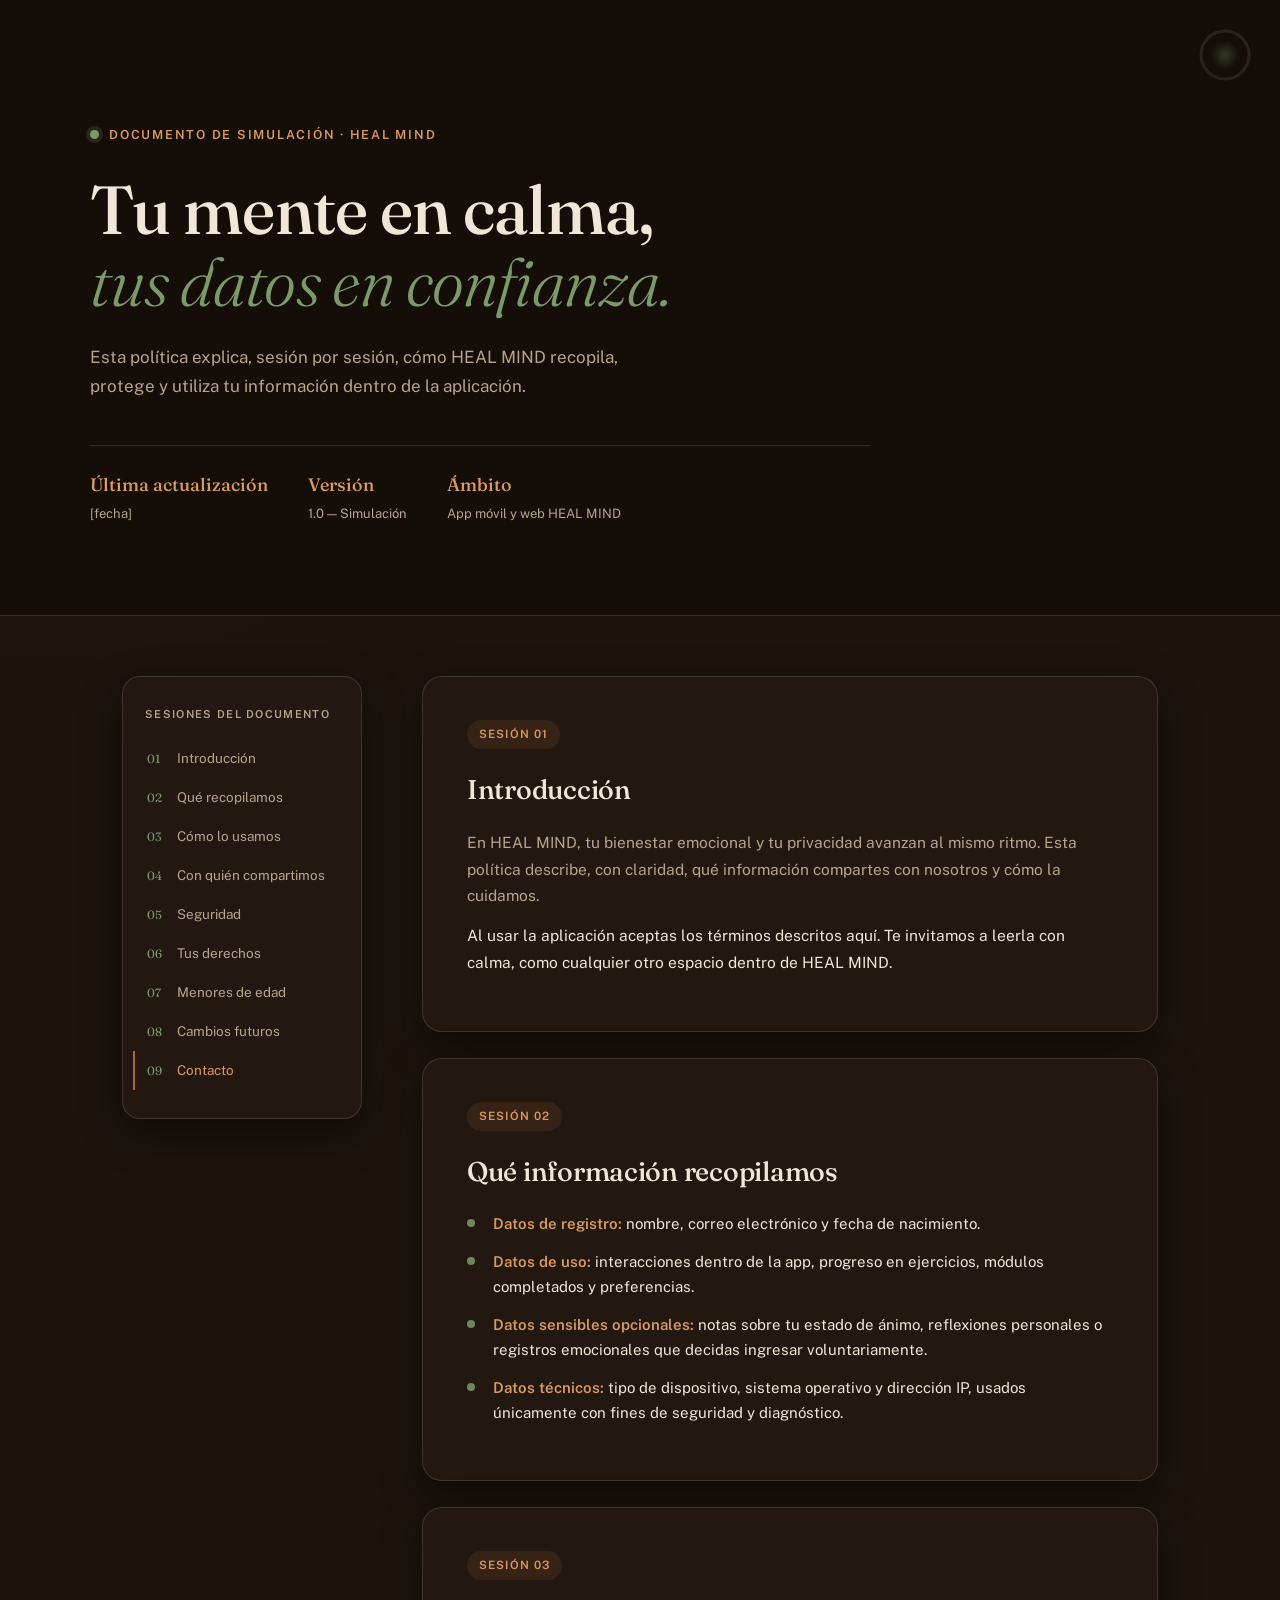
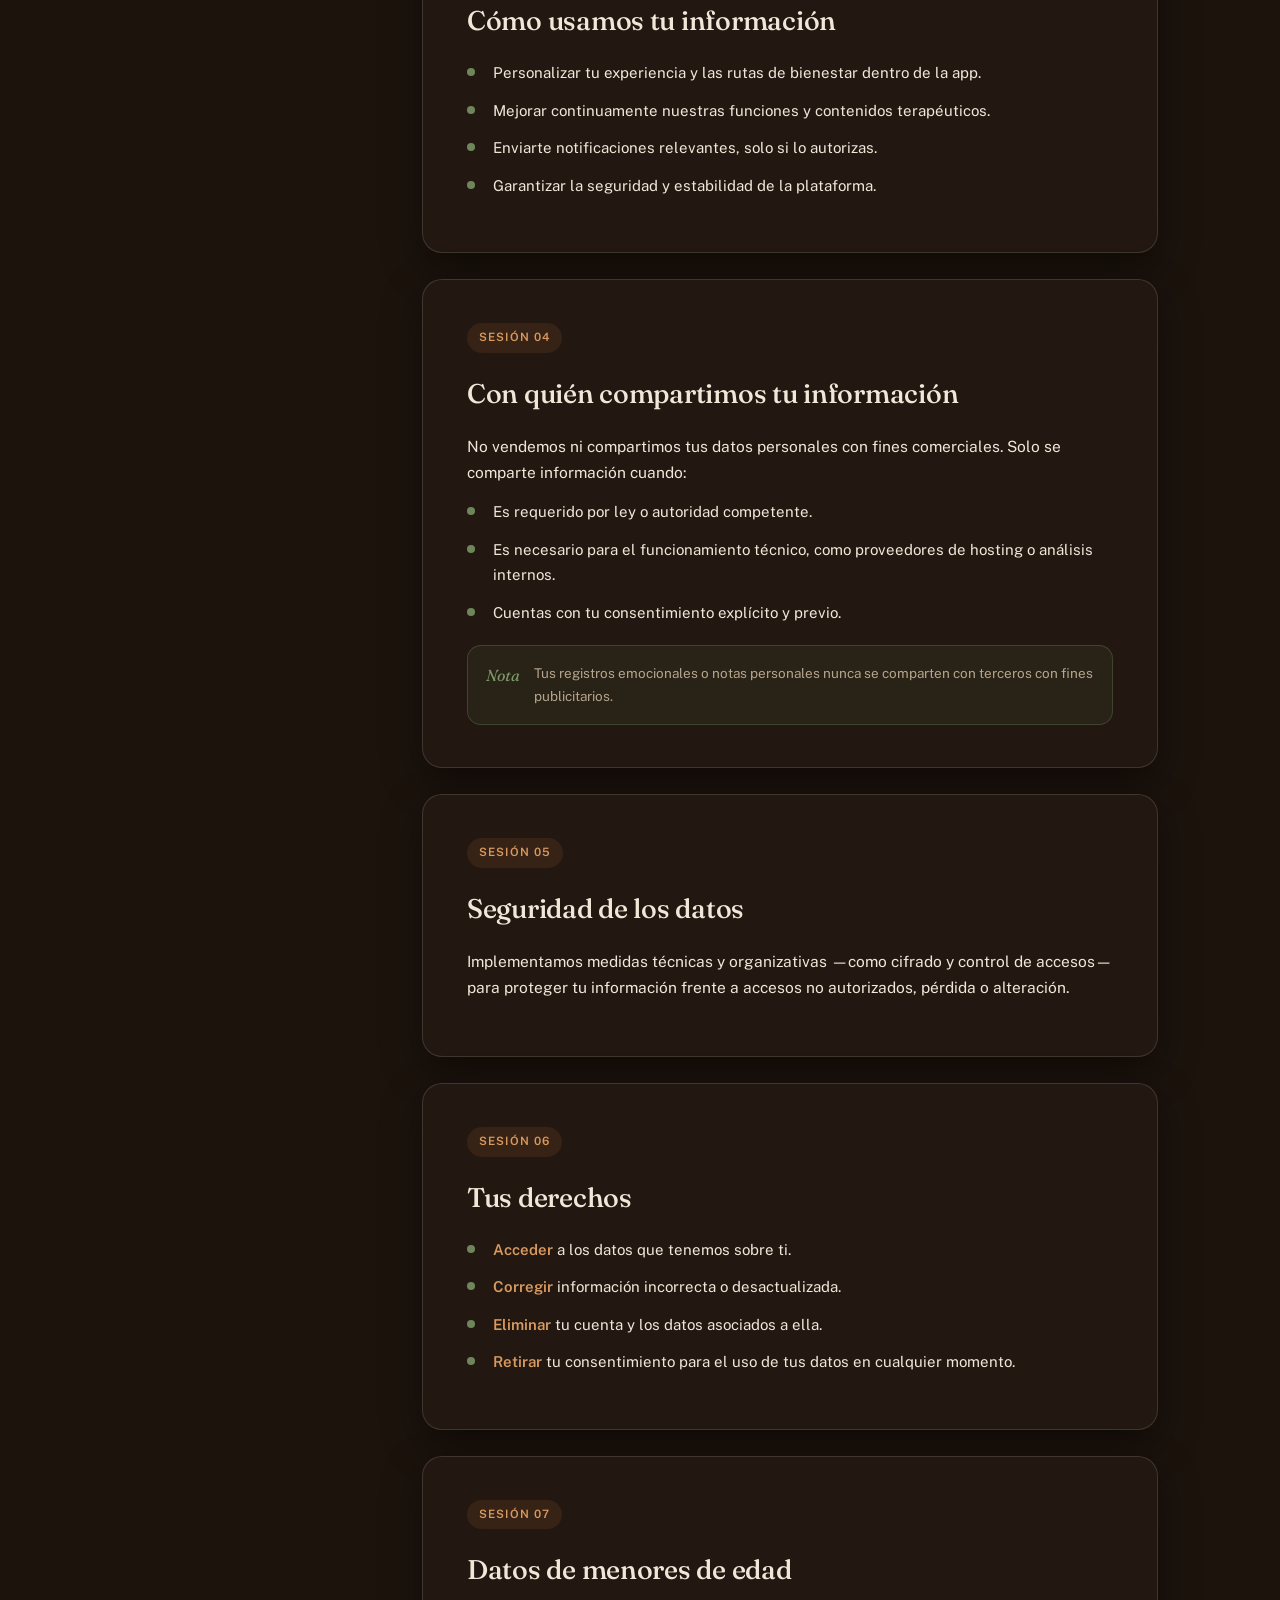
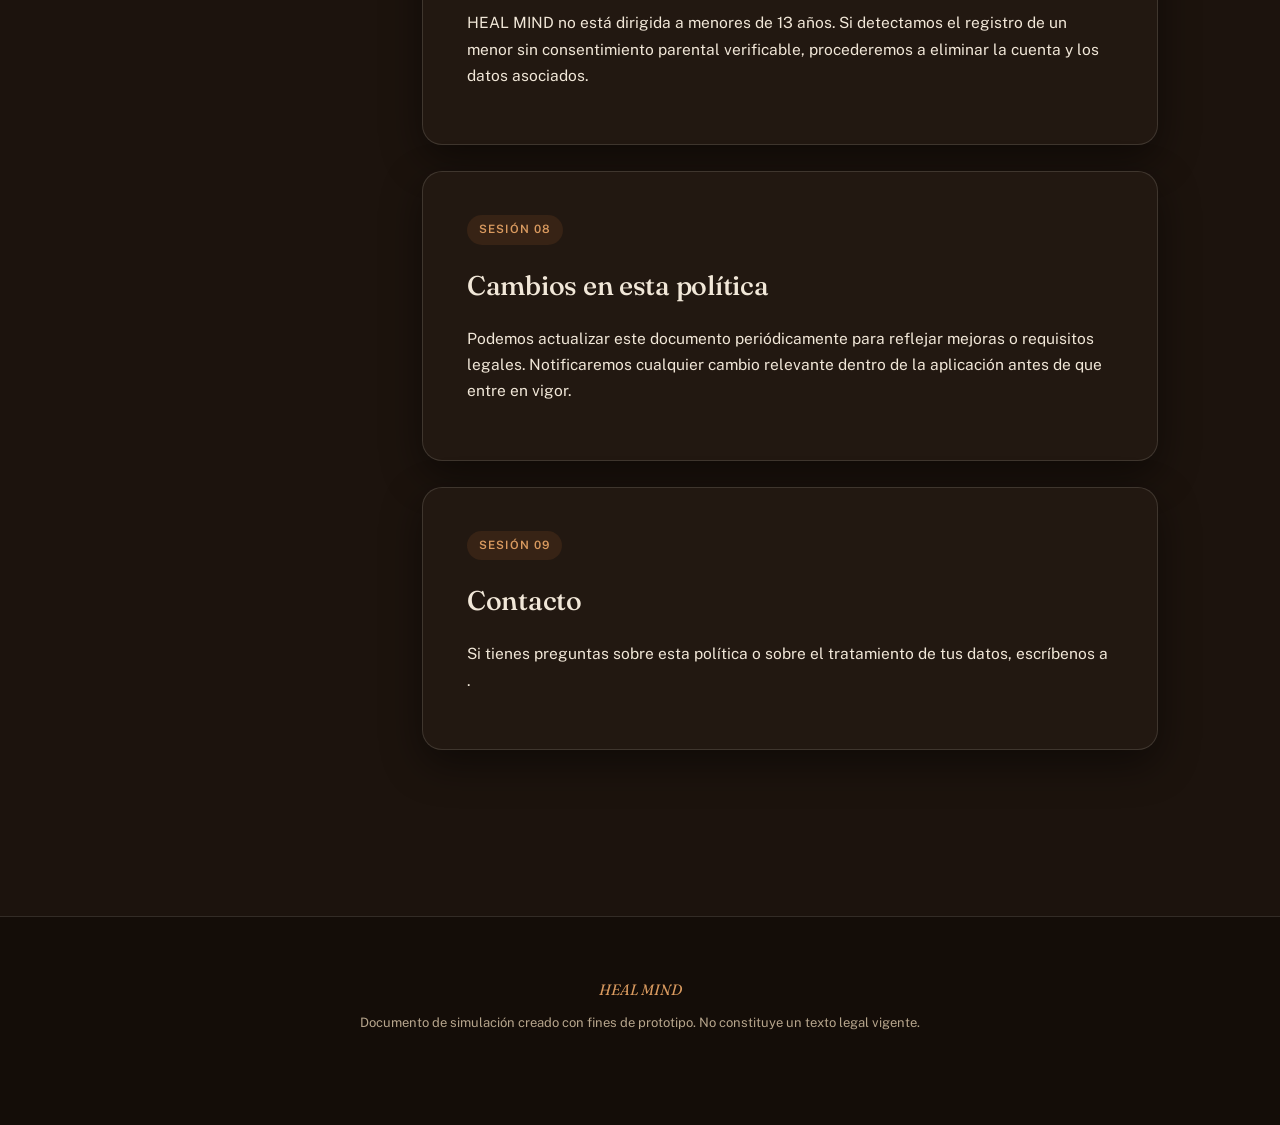
<file: politica-privacidad.html>
<!DOCTYPE html>
<html lang="es">
<head>
<meta charset="UTF-8">
<meta name="viewport" content="width=device-width, initial-scale=1.0">
<title>HEAL MIND — Política de Privacidad</title>
<link rel="preconnect" href="https://fonts.googleapis.com">
<link href="https://fonts.googleapis.com/css2?family=Fraunces:opsz,wght@9..144,300;9..144,400;9..144,500;9..144,600&family=Public+Sans:wght@300;400;500;600&display=swap" rel="stylesheet">
<link rel="stylesheet" href="politica-privacidad.css">
</head>
<body>

<div class="breath-indicator">
  <div class="breath-pulse"></div>
  <svg viewBox="0 0 54 54">
    <circle class="breath-track" cx="27" cy="27" r="24"></circle>
    <circle class="breath-fill" id="progressRing" cx="27" cy="27" r="24"></circle>
  </svg>
</div>

<header class="hero">
  <div class="wrap" style="padding:0;">
    <span class="eyebrow">Documento de simulación · HEAL MIND</span>
    <h1>Tu mente en calma,<br><em>tus datos en confianza.</em></h1>
    <p class="hero-sub">Esta política explica, sesión por sesión, cómo HEAL MIND recopila, protege y utiliza tu información dentro de la aplicación.</p>
    <div class="hero-meta">
      <div><strong>Última actualización</strong>[fecha]</div>
      <div><strong>Versión</strong>1.0 — Simulación</div>
      <div><strong>Ámbito</strong>App móvil y web HEAL MIND</div>
    </div>
  </div>
</header>

<main class="grid">
  <nav class="toc" id="toc">
    <p>Sesiones del documento</p>
    <a href="#s1"><span class="n">01</span>Introducción</a>
    <a href="#s2"><span class="n">02</span>Qué recopilamos</a>
    <a href="#s3"><span class="n">03</span>Cómo lo usamos</a>
    <a href="#s4"><span class="n">04</span>Con quién compartimos</a>
    <a href="#s5"><span class="n">05</span>Seguridad</a>
    <a href="#s6"><span class="n">06</span>Tus derechos</a>
    <a href="#s7"><span class="n">07</span>Menores de edad</a>
    <a href="#s8"><span class="n">08</span>Cambios futuros</a>
    <a href="#s9"><span class="n">09</span>Contacto</a>
  </nav>

  <div class="content">

    <section class="session" id="s1">
      <span class="tag">Sesión 01</span>
      <h2>Introducción</h2>
      <p class="lead">En HEAL MIND, tu bienestar emocional y tu privacidad avanzan al mismo ritmo. Esta política describe, con claridad, qué información compartes con nosotros y cómo la cuidamos.</p>
      <p>Al usar la aplicación aceptas los términos descritos aquí. Te invitamos a leerla con calma, como cualquier otro espacio dentro de HEAL MIND.</p>
    </section>

    <section class="session" id="s2">
      <span class="tag">Sesión 02</span>
      <h2>Qué información recopilamos</h2>
      <ul>
        <li><strong>Datos de registro:</strong> nombre, correo electrónico y fecha de nacimiento.</li>
        <li><strong>Datos de uso:</strong> interacciones dentro de la app, progreso en ejercicios, módulos completados y preferencias.</li>
        <li><strong>Datos sensibles opcionales:</strong> notas sobre tu estado de ánimo, reflexiones personales o registros emocionales que decidas ingresar voluntariamente.</li>
        <li><strong>Datos técnicos:</strong> tipo de dispositivo, sistema operativo y dirección IP, usados únicamente con fines de seguridad y diagnóstico.</li>
      </ul>
    </section>

    <section class="session" id="s3">
      <span class="tag">Sesión 03</span>
      <h2>Cómo usamos tu información</h2>
      <ul>
        <li>Personalizar tu experiencia y las rutas de bienestar dentro de la app.</li>
        <li>Mejorar continuamente nuestras funciones y contenidos terapéuticos.</li>
        <li>Enviarte notificaciones relevantes, solo si lo autorizas.</li>
        <li>Garantizar la seguridad y estabilidad de la plataforma.</li>
      </ul>
    </section>

    <section class="session" id="s4">
      <span class="tag">Sesión 04</span>
      <h2>Con quién compartimos tu información</h2>
      <p>No vendemos ni compartimos tus datos personales con fines comerciales. Solo se comparte información cuando:</p>
      <ul>
        <li>Es requerido por ley o autoridad competente.</li>
        <li>Es necesario para el funcionamiento técnico, como proveedores de hosting o análisis internos.</li>
        <li>Cuentas con tu consentimiento explícito y previo.</li>
      </ul>
      <div class="divider-note">
        <span class="ic">Nota</span>
        <span>Tus registros emocionales o notas personales nunca se comparten con terceros con fines publicitarios.</span>
      </div>
    </section>

    <section class="session" id="s5">
      <span class="tag">Sesión 05</span>
      <h2>Seguridad de los datos</h2>
      <p>Implementamos medidas técnicas y organizativas —como cifrado y control de accesos— para proteger tu información frente a accesos no autorizados, pérdida o alteración.</p>
    </section>

    <section class="session" id="s6">
      <span class="tag">Sesión 06</span>
      <h2>Tus derechos</h2>
      <ul>
        <li><strong>Acceder</strong> a los datos que tenemos sobre ti.</li>
        <li><strong>Corregir</strong> información incorrecta o desactualizada.</li>
        <li><strong>Eliminar</strong> tu cuenta y los datos asociados a ella.</li>
        <li><strong>Retirar</strong> tu consentimiento para el uso de tus datos en cualquier momento.</li>
      </ul>
    </section>

    <section class="session" id="s7">
      <span class="tag">Sesión 07</span>
      <h2>Datos de menores de edad</h2>
      <p>HEAL MIND no está dirigida a menores de 13 años. Si detectamos el registro de un menor sin consentimiento parental verificable, procederemos a eliminar la cuenta y los datos asociados.</p>
    </section>

    <section class="session" id="s8">
      <span class="tag">Sesión 08</span>
      <h2>Cambios en esta política</h2>
      <p>Podemos actualizar este documento periódicamente para reflejar mejoras o requisitos legales. Notificaremos cualquier cambio relevante dentro de la aplicación antes de que entre en vigor.</p>
    </section>

    <section class="session" id="s9">
      <span class="tag">Sesión 09</span>
      <h2>Contacto</h2>
      <p>Si tienes preguntas sobre esta política o sobre el tratamiento de tus datos, escríbenos a <a href=""></a>.</p>
    </section>

  </div>
</main>

<footer class="sim-footer">
  <span class="stamp">HEAL MIND</span>
  <p>Documento de simulación creado con fines de prototipo. No constituye un texto legal vigente.</p>
</footer>

<script>
  const ring = document.getElementById('progressRing');
  const circumference = 2 * Math.PI * 24;
  ring.style.strokeDasharray = circumference;

  function updateProgress(){
    const scrollTop = window.scrollY;
    const docHeight = document.documentElement.scrollHeight - window.innerHeight;
    const progress = docHeight > 0 ? scrollTop / docHeight : 0;
    ring.style.strokeDashoffset = circumference - (progress * circumference);
  }
  window.addEventListener('scroll', updateProgress);
  updateProgress();

  const sections = document.querySelectorAll('section.session');
  const links = document.querySelectorAll('nav.toc a');

  const observer = new IntersectionObserver((entries)=>{
    entries.forEach(entry=>{
      if(entry.isIntersecting){
        links.forEach(l=>l.classList.remove('active'));
        const active = document.querySelector(`nav.toc a[href="#${entry.target.id}"]`);
        if(active) active.classList.add('active');
      }
    });
  }, { rootMargin: '-20% 0px -70% 0px' });

  sections.forEach(s=>observer.observe(s));
</script>

</body>
</html>
</file>
<file: libreriahmstyle.css>
@import url('https://fonts.googleapis.com/css2?family=fraunces:opsz,wght@9..144,500;9..144,600;9..144,700&family=inter:wght@400;500;600;700&display=swap');

/* tokens */
:root {
    --color-fondo: #0b0f10;
    --color-panel: #12181b;
    --color-crema: #f4f0e6;
    --color-crema-suave: #faf7ef;
    --color-texto-tenue: #9fadb2;
    --color-oro: #c9a15c;
    --color-oro-oscuro: #8c6e42;
    --color-tinta: #1c2226;
    --color-gratis-bg: #23422c;
    --color-gratis-texto: #7fd68d;
    --color-comprar-bg: #4a2420;
    --color-comprar-texto: #e28a6a;

    --fuente-display: "fraunces", serif;
    --fuente-texto: "inter", sans-serif;

    --radio-s: 4px;
    --radio-m: 8px;
    --sombra-tarjeta: 0 2px 10px rgba(0, 0, 0, 0.35);
    --sombra-tarjeta-hover: 0 20px 34px rgba(0, 0, 0, 0.15);
}

* {
    margin: 0;
    padding: 0;
    box-sizing: border-box;
    text-decoration: none;
    list-style: none;
}

html {
    scroll-behavior: smooth;
}

body {
    font-family: var(--fuente-texto);
    background: var(--color-fondo);
    color: var(--color-crema);
}




/* encabezado y navegación*/
.encabezado {
    position: relative;
    background-image:
        linear-gradient(180deg, rgba(8, 11, 12, 0.55) 0%, rgba(8, 11, 12, 0.45) 45%, rgba(8, 11, 12, 0.88) 100%),
        url("libreria.jpg");
    background-size: cover;
    background-position: center 30%;
    padding-top: 56px;
    border-bottom: 1px solid rgba(201, 161, 92, 0.22);
}

.barra-navegacion {
    position: fixed;
    top: 0;
    left: 0;
    right: 0;
    height: 56px;
    display: flex;
    align-items: center;
    justify-content: space-between;
    background-color: rgba(10, 13, 14, 0.82);
    backdrop-filter: blur(6px);
    padding: 0 24px;
    z-index: 100;
    border-bottom: 1px solid rgba(201, 161, 92, 0.28);
}

.logo {
    display: flex;
    align-items: center;
    gap: 10px;
    color: var(--color-crema);
    font-family: var(--fuente-display);
    font-weight: 600;
    font-size: 18px;
    letter-spacing: 0.3px;
}

.logo-circle {
    width: 34px;
    height: 34px;
    border-radius: 50%;
    display: flex;
    align-items: center;
    justify-content: center;
    overflow: hidden;
    background: rgba(201, 161, 92, 0.12);
    border: 1px solid rgba(201, 161, 92, 0.35);
}

.logo-circle img {
    width: 100%;
    height: 100%;
    object-fit: cover;
}

/* menú móvil por checkbox, sin dependencias de js */
#menu {
    display: none;
}

.icono-menu {
    display: none;
    flex-direction: column;
    gap: 5px;
    cursor: pointer;
    padding: 6px;
}

.icono-menu span {
    width: 22px;
    height: 2px;
    background: var(--color-crema);
    border-radius: 2px;
    transition: 0.25s;
}

.nav-principal ul {
    display: flex;
    gap: 4px;
}

.nav-principal ul li a {
    font-size: 12.5px;
    font-weight: 600;
    letter-spacing: 0.6px;
    text-transform: uppercase;
    padding: 10px 16px;
    color: var(--color-texto-tenue);
    display: block;
    border-radius: var(--radio-s);
    transition: color 0.2s, background-color 0.2s;
}

.nav-principal ul li a:hover {
    color: var(--color-oro);
    background: rgba(201, 161, 92, 0.08);
}


/* hero de bienvenida */

.contenido-principal {
    display: flex;
    flex-direction: column;
    align-items: flex-start;
    text-align: left;
    padding: 120px 0 140px;
}

.texto-bienvenida {
    max-width: 620px;
}

.badge-bienvenida {
    display: inline-block;
    color: var(--color-oro);
    border: 1px solid rgba(201, 161, 92, 0.45);
    padding: 6px 16px;
    border-radius: 100px;
    font-size: 11px;
    font-weight: 600;
    letter-spacing: 1.2px;
    text-transform: uppercase;
    margin-bottom: 24px;
}

.texto-bienvenida h1 {
    font-family: var(--fuente-display);
    font-size: 56px;
    line-height: 1.05;
    color: var(--color-crema-suave);
    margin-bottom: 22px;
    font-weight: 600;
    letter-spacing: -0.5px;
}

.texto-bienvenida h1 span {
    color: var(--color-oro);
    font-style: italic;
    display: block;
}

.texto-bienvenida p {
    font-size: 16px;
    color: #d7dde0;
    margin-bottom: 34px;
    line-height: 1.7;
    max-width: 480px;
}

.botones-accion {
    display: flex;
    gap: 14px;
    flex-wrap: wrap;
}

.boton-cta {
    display: inline-block;
    padding: 14px 26px;
    border-radius: var(--radio-s);
    font-size: 13px;
    font-weight: 600;
    letter-spacing: 0.3px;
    transition: 0.2s;
    cursor: pointer;
}

.boton-cta.primario {
    background: var(--color-oro);
    color: #16171a;
}

.boton-cta.primario:hover {
    background: #dab976;
    transform: translatey(-2px);
}

.boton-cta.secundario {
    background: transparent;
    color: var(--color-crema);
    border: 1px solid rgba(244, 240, 230, 0.35);
}

.boton-cta.secundario:hover {
    border-color: var(--color-oro);
    color: var(--color-oro);
    transform: translatey(-2px);
}


/* ===========================================================
   sección de temáticas
   =========================================================== */
.seccion-tematicas {
    padding: 60px 0;
}

.tarjeta-tematica {
    background: var(--color-panel);
    border-radius: var(--radio-m);
    padding: 36px;
    display: flex;
    justify-content: space-between;
    align-items: center;
    gap: 24px;
    border: 1px solid rgba(201, 161, 92, 0.2);
}

.texto-tematica h3 {
    font-family: var(--fuente-display);
    color: var(--color-crema-suave);
    font-size: 18px;
    font-weight: 600;
    letter-spacing: 0.2px;
    margin-bottom: 20px;
}

.chips-tematicas {
    display: flex;
    flex-wrap: wrap;
    gap: 10px;
}

.chip-tematica {
    background: var(--color-tinta);
    color: var(--color-crema);
    font-size: 13px;
    font-weight: 500;
    padding: 9px 16px;
    border-radius: 100px;
    cursor: pointer;
    transition: 0.2s;
    border: 1px solid rgba(201, 161, 92, 0.18);
    display: flex;
    align-items: center;
    gap: 8px;
}

.chip-tematica:hover {
    border-color: var(--color-oro);
    background: rgba(201, 161, 92, 0.1);
    transform: translatey(-2px);
}

.imagen-tematica {
    flex-basis: 30%;
    text-align: center;
}

.imagen-tematica img {
    max-height: 150px;
}


/* ===========================================================
   catálogo de libros
   =========================================================== */
.catalogo-libros {
    padding: 20px 0 80px;
}

.catalogo-libros > h2 {
    font-family: var(--fuente-display);
    font-size: 34px;
    color: var(--color-crema-suave);
    text-align: center;
    margin-bottom: 10px;
    font-weight: 600;
}

.subtitulo-catalogo {
    text-align: center;
    color: var(--color-texto-tenue);
    font-size: 14px;
    margin-bottom: 32px;
}

.wrapper-buscador {
    display: flex;
    justify-content: center;
    margin-bottom: 48px;
}

.input-buscador {
    display: block;
    width: 100%;
    max-width: 420px;
    padding: 13px 18px;
    background: var(--color-panel);
    border: 1px solid rgba(201, 161, 92, 0.3);
    border-radius: 100px;
    font-family: var(--fuente-texto);
    font-size: 14px;
    color: var(--color-crema);
}

.input-buscador::placeholder {
    color: var(--color-texto-tenue);
}

.input-buscador:focus {
    outline: none;
    border-color: var(--color-oro);
    box-shadow: 0 0 0 3px rgba(201, 161, 92, 0.15);
}

.seccion-tema {
    padding: 44px 0;
    border-top: 1px solid rgba(201, 161, 92, 0.16);
}

.header-tema {
    display: flex;
    align-items: center;
    gap: 14px;
    margin-bottom: 28px;
}

.icono-tema {
    width: 42px;
    height: 42px;
    background: rgba(201, 161, 92, 0.1);
    border: 1px solid rgba(201, 161, 92, 0.22);
    border-radius: var(--radio-m);
    display: flex;
    align-items: center;
    justify-content: center;
    font-size: 20px;
    flex-shrink: 0;
}

.header-tema h3 {
    font-family: var(--fuente-display);
    font-size: 20px;
    color: var(--color-crema-suave);
    font-weight: 600;
    white-space: nowrap;
}

.linea {
    flex: 1;
    height: 1px;
    background: rgba(201, 161, 92, 0.2);
}


/* grilla y tarjetas de libro */
.grilla-libros {
    display: grid;
    grid-template-columns: repeat(auto-fill, minmax(210px, 1fr));
    gap: 20px;
}

.tarjeta-libro {
    position: relative;
    background: var(--color-crema-suave);
    border-radius: var(--radio-m);
    padding: 20px 20px 20px 22px;
    display: flex;
    flex-direction: column;
    transition: transform 0.25s, box-shadow 0.25s;
    border-left: 3px solid var(--color-oro);
    box-shadow: var(--sombra-tarjeta);
}

.tarjeta-libro:hover,
.tarjeta-libro:focus-within {
    transform: translatey(-6px);
    box-shadow: var(--sombra-tarjeta-hover);
    border-left-color: var(--color-oro-oscuro);
}

.tarjeta-libro img {
    display: block;
    margin: 0 auto 16px;
    height: 160px;
    width: 100%;
    object-fit: cover;
    border-radius: var(--radio-s);
}

.info-libro .autor {
    font-family: var(--fuente-texto);
    font-size: 11px;
    color: var(--color-oro-oscuro);
    font-weight: 700;
    letter-spacing: 0.6px;
    text-transform: uppercase;
    margin-bottom: 6px;
}

.info-libro h3 {
    font-family: var(--fuente-display);
    font-size: 15px;
    color: #1c2226;
    margin-bottom: 8px;
    font-weight: 600;
    line-height: 1.35;
}

.info-libro p {
    font-size: 12.5px;
    margin-bottom: 16px;
    color: #61707a;
    line-height: 1.55;
}


/* botón leer ahora / comprar ahora */
.boton-leer,
a.boton-leer {
    margin-top: auto;
    background-color: var(--color-tinta);
    border: 1px solid var(--color-oro);
    border-radius: var(--radio-s);
    width: 100%;
    height: 40px;
    font-family: var(--fuente-texto);
    font-size: 12px;
    font-weight: 600;
    letter-spacing: 0.3px;
    text-transform: uppercase;
    color: var(--color-crema-suave);
    cursor: pointer;
    display: flex;
    align-items: center;
    justify-content: center;
    text-align: center;
    opacity: 0;
    transform: translatey(6px);
    transition: opacity 0.25s ease, transform 0.25s ease, background-color 0.2s;
}

.tarjeta-libro:hover .boton-leer,
.tarjeta-libro:focus-within .boton-leer,
.tarjeta-libro:hover a.boton-leer,
.tarjeta-libro:focus-within a.boton-leer {
    opacity: 1;
    transform: translatey(0);
}

@media (hover: none) {
    .boton-leer,
    a.boton-leer {
        opacity: 1;
        transform: none;
    }
}

.boton-leer:hover:not(:disabled),
a.boton-leer:hover {
    background-color: var(--color-oro);
    border-color: var(--color-oro);
    color: #16171a;
}

.boton-leer:disabled {
    background-color: rgba(28, 34, 38, 0.25);
    border-color: transparent;
    cursor: not-allowed;
}


/* etiquetas gratis / comprar — contraste corregido */
.etiqueta-libro {
    position: absolute;
    top: 12px;
    left: 12px;
    font-size: 10.5px;
    font-weight: 700;
    padding: 4px 9px;
    border-radius: 100px;
    text-transform: uppercase;
    letter-spacing: 0.4px;
    z-index: 1;
}

.etiqueta-gratis {
    background-color: var(--color-gratis-bg);
    color: var(--color-gratis-texto);
}

.etiqueta-comprar {
    background-color: var(--color-comprar-bg);
    color: var(--color-comprar-texto);
}

/* contador de libros en cada chip */
.chip-count {
    background: var(--color-oro);
    color: #16171a;
    font-size: 10px;
    font-weight: 700;
    padding: 2px 8px;
    border-radius: 100px;
    margin-left: 2px;
}


/* ===========================================================
   pie de página
   =========================================================== */
.footer {
    background: #060808;
    padding: 36px 0;
    text-align: center;
    border-top: 1px solid rgba(201, 161, 92, 0.25);
}

.footer p {
    color: var(--color-texto-tenue);
    font-size: 13px;
}

.footer strong {
    color: var(--color-oro);
}


/* ===========================================================
   responsive
   =========================================================== */
@media (max-width: 760px) {

    .icono-menu {
        display: flex;
    }

    .nav-principal {
        display: none;
        position: absolute;
        top: 56px;
        left: 0;
        right: 0;
        background: rgba(10, 13, 14, 0.97);
        padding: 10px 0;
        border-bottom: 1px solid rgba(201, 161, 92, 0.28);
    }

    #menu:checked ~ .nav-principal {
        display: block;
    }

    .nav-principal ul {
        flex-direction: column;
        gap: 0;
    }

    .nav-principal ul li a {
        padding: 14px 24px;
    }

    .contenido-principal {
        padding: 90px 0 70px;
        align-items: center;
        text-align: center;
    }

    .texto-bienvenida {
        max-width: 100%;
    }

    .texto-bienvenida p {
        margin-left: auto;
        margin-right: auto;
    }

    .botones-accion {
        justify-content: center;
    }

    .texto-bienvenida h1 {
        font-size: 34px;
    }

    .tarjeta-tematica {
        flex-direction: column;
    }

    .imagen-tematica {
        display: none;
    }

    .header-tema h3 {
        font-size: 16px;
        white-space: normal;
    }
}
</file>
<file: volverArriba.css>
#btn-volver-arriba {
    position: fixed;
    bottom: 30px;
    right: 30px;
    width: 46px;
    height: 46px;
    background-color: #B08D57;
    color: #16262E;
    border: none;
    border-radius: 4px;
    font-size: 20px;
    cursor: pointer;
    opacity: 1;
    pointer-events: auto;
    transition: opacity 0.3s, background-color 0.2s, transform 0.2s;
    z-index: 999;
    box-shadow: 0 4px 14px rgba(0, 0, 0, 0.35);
}

#btn-volver-arriba:hover {
    background-color: #8C6E42;
    transform: translateY(-3px);
}
</file>
<file: login.css>
/* ==========================================================================
   1. VARIABLES Y ESTILOS BASE (mismos tokens que landing.css)
   ========================================================================== */
:root {
  --bg: #1c130d;
  --bg2: #140d08;
  --ink: #f1e7d8;
  --ink-dim: #b6a58c;
  --copper: #b5652e;
  --green: #7c9a68;
  --line: rgba(241, 231, 216, 0.14);
  --field-bg: rgba(241, 231, 216, 0.04);
}

* { box-sizing: border-box; margin: 0; padding: 0; }

html { scroll-behavior: smooth; }

body {
  background: var(--bg2);
  color: var(--ink);
  font-family: 'Work Sans', sans-serif;
  overflow-x: hidden;
}

::selection { background: var(--copper); color: #140d08; }
a { color: inherit; text-decoration: none; }
img, svg { display: block; max-width: 100%; }

.display { font-family: 'Spectral', serif; }
.mono { font-family: 'IBM Plex Mono', monospace; letter-spacing: 0.02em; }

a.skip-link { position: absolute; left: -9999px; }
a.skip-link:focus {
  position: fixed; top: 1rem; left: 1rem; z-index: 999;
  background: var(--copper); color: #140d08; padding: .6rem 1rem; border-radius: 4px;
}
button:focus-visible, a:focus-visible, input:focus-visible {
  outline: 2px solid var(--copper); outline-offset: 3px;
}
button { font-family: inherit; background: none; border: none; cursor: pointer; color: inherit; }


/* ==========================================================================
   2. BARRA SUPERIOR
   ========================================================================== */
#topbar {
  position: fixed; top: 0; left: 0; right: 0; height: 64px; z-index: 80;
  display: flex; align-items: center; justify-content: space-between; padding: 0 1.6rem;
  background: rgba(20, 13, 8, 0.72);
  backdrop-filter: blur(8px);
  border-bottom: 1px solid var(--line);
}
#topbar .brand { font-size: 1rem; }
#topbar .back {
  font-size: 0.75rem; color: var(--ink-dim); padding: .5rem .9rem;
  border: 1px solid var(--line); border-radius: 100px; transition: border-color .2s, color .2s;
}
#topbar .back:hover { color: var(--ink); border-color: var(--copper); }


/* ==========================================================================
   3. ESTRUCTURA GENERAL — DOS COLUMNAS
   ========================================================================== */
.auth-shell {
  min-height: 100vh;
  padding-top: 64px;
  display: grid;
  grid-template-columns: 1.05fr 1fr;
}


/* ==========================================================================
   4. PANEL IZQUIERDO — ATMÓSFERA / IDENTIDAD
   ========================================================================== */
.intro-panel {
  position: relative;
  background: linear-gradient(160deg, #1e2b1c 0%, #2b1e14 55%, #4c3a22 100%);
  padding: 5rem 4.5vw;
  display: flex; align-items: center;
  overflow: hidden;
}

/* Elemento firma: anillos de respiración pulsando lentamente */
.breath {
  position: absolute; right: -8%; top: 50%; transform: translateY(-50%);
  width: min(46vw, 560px); aspect-ratio: 1; opacity: 0.9;
}
.breath .ring {
  fill: none; stroke: var(--copper); stroke-width: 1;
  transform-origin: 200px 200px;
}
.breath .ring-1 { stroke-opacity: 0.55; animation: breathe 6s ease-in-out infinite; }
.breath .ring-2 { stroke: var(--green); stroke-opacity: 0.4; animation: breathe 6s ease-in-out infinite; animation-delay: -2s; }
.breath .ring-3 { stroke-opacity: 0.25; animation: breathe 6s ease-in-out infinite; animation-delay: -4s; }

@keyframes breathe {
  0%, 100% { transform: scale(0.85); opacity: 0.15; }
  50% { transform: scale(1.55); opacity: 0.7; }
}

.intro-content { position: relative; z-index: 2; max-width: 30rem; }
.intro-content .eyebrow {
  color: var(--green); font-size: 0.72rem; text-transform: uppercase;
  letter-spacing: 0.08em; margin-bottom: 1.3rem;
}
.intro-content h1 {
  font-size: clamp(2.2rem, 4vw, 3.4rem); font-weight: 300; line-height: 1.1;
}
.intro-content h1 em { font-style: italic; color: var(--copper); font-weight: 400; }
.intro-content p {
  color: #d8cdbd; margin-top: 1.4rem; max-width: 36ch; line-height: 1.65; font-size: 1rem;
}

.mini-quote {
  margin-top: 2.8rem; padding-top: 1.6rem; border-top: 1px solid var(--line);
  font-style: italic; color: var(--ink-dim); font-size: 0.95rem; line-height: 1.6; max-width: 34ch;
}
.mini-quote cite {
  display: block; margin-top: .7rem; font-style: normal; color: var(--ink-dim); font-size: 0.72rem;
}


/* ==========================================================================
   5. PANEL DERECHO — FORMULARIO
   ========================================================================== */
.form-panel {
  background: var(--bg2);
  display: flex; flex-direction: column; align-items: center; justify-content: center;
  padding: 3.5rem 6vw;
}

.form-card { width: 100%; max-width: 26rem; }

/* Pestañas */
.tabs {
  position: relative; display: flex; border: 1px solid var(--line); border-radius: 100px;
  padding: 4px; margin-bottom: 2.4rem;
}
.tab {
  flex: 1; position: relative; z-index: 2; padding: .7rem 1rem; font-size: 0.78rem;
  text-align: center; color: var(--ink-dim); border-radius: 100px; transition: color .25s;
}
.tab.is-active { color: #140d08; }
.tab-indicator {
  position: absolute; top: 4px; left: 4px; width: calc(50% - 4px); height: calc(100% - 8px);
  background: var(--copper); border-radius: 100px; transition: transform .3s ease;
}
.tab-indicator.is-right { transform: translateX(100%); }

/* Formularios */
.auth-form.is-hidden { display: none; }
.auth-form h2 { font-size: clamp(1.5rem, 2.6vw, 1.9rem); font-weight: 300; }
.auth-form .sub { color: var(--ink-dim); margin-top: .4rem; margin-bottom: 2rem; font-size: 0.92rem; }

.field { display: block; margin-bottom: 1.2rem; }
.label-text { display: block; font-size: 0.68rem; color: var(--ink-dim); text-transform: uppercase; margin-bottom: .5rem; }

input[type=email], input[type=text], input[type=password] {
  width: 100%; background: var(--field-bg); border: 1px solid var(--line); border-radius: 12px;
  padding: .85rem 1.1rem; color: var(--ink); font-family: inherit; font-size: 0.92rem;
  transition: border-color .2s, background .2s;
}
input[type=email]::placeholder, input[type=text]::placeholder, input[type=password]::placeholder { color: var(--ink-dim); }
input[type=email]:focus, input[type=text]:focus, input[type=password]:focus {
  border-color: var(--copper); background: rgba(181, 101, 46, 0.06);
}

.password-wrap { position: relative; }
.password-wrap input { padding-right: 4.2rem; }
.toggle-pass {
  position: absolute; right: .4rem; top: 50%; transform: translateY(-50%);
  font-size: 0.68rem; color: var(--copper); padding: .4rem .6rem;
}

.row-between { display: flex; justify-content: space-between; align-items: center; margin: 1.2rem 0 1.6rem; flex-wrap: wrap; gap: .6rem; }

.check { display: flex; align-items: center; gap: .55rem; font-size: 0.85rem; color: var(--ink-dim); }
.check input { accent-color: var(--copper); width: 15px; height: 15px; }
.check .link { color: var(--copper); }

.link { color: var(--copper); text-decoration: underline; text-underline-offset: 3px; }
.link:hover { color: var(--ink); }

/* Botones */
.btn {
  display: inline-block; padding: .9rem 1.6rem; border-radius: 100px; font-size: 0.9rem;
  transition: transform .2s, background .2s, border-color .2s; cursor: pointer;
}
.btn-solid { background: var(--copper); color: #140d08; font-weight: 500; border: none; }
.btn-solid:hover { transform: translateY(-2px); }
.btn-outline { border: 1px solid var(--line); color: var(--ink); background: transparent; }
.btn-outline:hover { border-color: var(--ink-dim); }
.btn-block { width: 100%; text-align: center; }

.divider {
  display: flex; align-items: center; gap: .8rem; margin: 1.8rem 0; color: var(--ink-dim); font-size: 0.75rem;
}
.divider::before, .divider::after { content: ''; flex: 1; height: 1px; background: var(--line); }

.social-row { display: flex; gap: .8rem; }
.btn-social { flex: 1; text-align: center; font-size: 0.85rem; }

.switch-line { margin-top: 2rem; text-align: center; font-size: 0.85rem; color: var(--ink-dim); }
.link-strong { color: var(--copper); font-size: 0.85rem; text-decoration: underline; text-underline-offset: 3px; }
.link-strong:hover { color: var(--ink); }

.foot-note { margin-top: 2.4rem; font-size: 0.68rem; color: var(--ink-dim); text-align: center; }


/* ==========================================================================
   6. RESPONSIVE
   ========================================================================== */
@media (max-width: 980px) {
  .auth-shell { grid-template-columns: 1fr; }
  .intro-panel { min-height: 44vh; padding: 3.5rem 6vw; }
  .breath { width: 60vw; right: -20%; }
  .mini-quote { display: none; }
}

@media (max-width: 480px) {
  .social-row { flex-direction: column; }
}

@media (prefers-reduced-motion: reduce) {
  html { scroll-behavior: auto; }
  .breath .ring { animation: none; opacity: 0.3; transform: scale(1); }
}
</file>
<file: politica-privacidad.css>
:root{
    --bg: #1c130d;
    --bg2: #140d08;
    --panel: #221811;
    --ink: #f1e7d8;
    --ink-dim: #b6a58c;
    --copper: #b5652e;
    --copper-soft: #d99a5f;
    --green: #7c9a68;
    --line: rgba(241, 231, 216, 0.14);
    --shadow: 0 14px 40px rgba(0,0,0,0.45);
  }

  *{ box-sizing: border-box; margin:0; padding:0; }
  html{ scroll-behavior: smooth; }

  body{
    background:
      radial-gradient(900px 500px at 90% -8%, rgba(181,101,46,0.14), transparent 60%),
      radial-gradient(700px 420px at 5% 10%, rgba(124,154,104,0.10), transparent 60%),
      var(--bg);
    color: var(--ink);
    font-family: 'Public Sans', sans-serif;
    font-weight: 400;
    line-height: 1.7;
    -webkit-font-smoothing: antialiased;
  }

  ::-webkit-scrollbar{ width: 10px; }
  ::-webkit-scrollbar-track{ background: var(--bg2); }
  ::-webkit-scrollbar-thumb{ background: var(--copper); border-radius: 20px; border: 2px solid var(--bg2); }

  /* Breathing progress ring */
  .breath-indicator{
    position: fixed;
    top: 28px;
    right: 28px;
    width: 54px;
    height: 54px;
    z-index: 50;
    pointer-events: none;
  }
  .breath-indicator svg{ width:100%; height:100%; transform: rotate(-90deg); }
  .breath-indicator circle{ fill: none; stroke-width: 3; }
  .breath-track{ stroke: rgba(241,231,216,0.10); }
  .breath-fill{
    stroke: var(--copper-soft);
    stroke-linecap: round;
    stroke-dasharray: 150.8;
    stroke-dashoffset: 150.8;
    transition: stroke-dashoffset 0.1s linear;
  }
  .breath-pulse{
    position: absolute;
    inset: 12px;
    border-radius: 50%;
    background: radial-gradient(circle, rgba(124,154,104,0.30), transparent 70%);
    animation: breathe 5s ease-in-out infinite;
  }
  @keyframes breathe{
    0%,100%{ transform: scale(0.75); opacity: 0.5; }
    50%{ transform: scale(1); opacity: 0.95; }
  }

  .wrap{ max-width: 1100px; margin: 0 auto; padding: 0 32px; }

  header.hero{
    padding: 120px 32px 90px;
    position: relative;
    overflow: hidden;
    border-bottom: 1px solid var(--line);
    background: var(--bg2);
  }

  .eyebrow{
    display:inline-flex;
    align-items:center;
    gap:10px;
    font-size: 12.5px;
    letter-spacing: 0.14em;
    text-transform: uppercase;
    color: var(--copper-soft);
    font-weight: 600;
    margin-bottom: 28px;
  }
  .eyebrow::before{
    content:'';
    width: 9px; height: 9px;
    border-radius: 50%;
    background: var(--green);
    box-shadow: 0 0 0 4px rgba(124,154,104,0.18);
  }

  h1{
    font-family: 'Fraunces', serif;
    font-weight: 500;
    font-size: clamp(40px, 6vw, 68px);
    line-height: 1.06;
    letter-spacing: -0.01em;
    color: var(--ink);
    max-width: 780px;
  }
  h1 em{
    font-style: italic;
    font-weight: 300;
    color: var(--green);
  }

  .hero-sub{
    margin-top: 26px;
    max-width: 560px;
    font-size: 17px;
    color: var(--ink-dim);
  }

  .hero-meta{
    margin-top: 44px;
    display:flex;
    gap: 40px;
    flex-wrap: wrap;
    border-top: 1px solid var(--line);
    padding-top: 24px;
    max-width: 780px;
  }
  .hero-meta div{ font-size: 13px; color: var(--ink-dim); }
  .hero-meta strong{
    display:block;
    font-family:'Fraunces', serif;
    font-size: 18px;
    color: var(--copper-soft);
    font-weight:500;
    margin-bottom: 2px;
  }

  main.grid{
    display:grid;
    grid-template-columns: 240px 1fr;
    gap: 60px;
    max-width: 1100px;
    margin: 0 auto;
    padding: 60px 32px 140px;
    align-items: start;
  }

  nav.toc{
    position: sticky;
    top: 40px;
    padding: 28px 22px;
    background: var(--panel);
    border-radius: 18px;
    border: 1px solid var(--line);
    box-shadow: var(--shadow);
  }
  nav.toc p{
    font-size: 11px;
    text-transform: uppercase;
    letter-spacing: 0.12em;
    color: var(--ink-dim);
    margin-bottom: 16px;
    font-weight: 600;
  }
  nav.toc a{
    display:flex;
    gap: 12px;
    align-items: baseline;
    text-decoration: none;
    color: var(--ink-dim);
    font-size: 13.5px;
    padding: 8px 0;
    border-left: 2px solid transparent;
    padding-left: 12px;
    margin-left: -12px;
    transition: color 0.2s, border-color 0.2s;
  }
  nav.toc a:hover, nav.toc a.active{
    color: var(--copper-soft);
    border-left-color: var(--copper);
  }
  nav.toc a span.n{
    font-family:'Fraunces', serif;
    color: var(--green);
    font-size: 12px;
    min-width: 18px;
  }

  section.session{
    background: var(--panel);
    border: 1px solid var(--line);
    border-radius: 20px;
    padding: 42px 44px;
    margin-bottom: 26px;
    box-shadow: var(--shadow);
    scroll-margin-top: 32px;
  }
  section.session .tag{
    display:inline-block;
    font-size: 11.5px;
    letter-spacing: 0.1em;
    text-transform: uppercase;
    color: var(--copper-soft);
    font-weight: 600;
    background: rgba(181,101,46,0.14);
    padding: 5px 12px;
    border-radius: 100px;
    margin-bottom: 18px;
  }
  section.session h2{
    font-family:'Fraunces', serif;
    font-weight: 500;
    font-size: 27px;
    color: var(--ink);
    margin-bottom: 16px;
    letter-spacing: -0.01em;
  }
  section.session p{
    color: var(--ink);
    font-size: 15.5px;
    margin-bottom: 14px;
  }
  section.session p.lead{ color: var(--ink-dim); }
  section.session ul{ margin: 14px 0 6px 0; padding: 0; list-style: none; }
  section.session li{
    position: relative;
    padding-left: 26px;
    margin-bottom: 12px;
    font-size: 15px;
    color: var(--ink);
  }
  section.session li::before{
    content:'';
    position:absolute;
    left:0; top: 8px;
    width: 8px; height: 8px;
    border-radius: 50%;
    background: var(--green);
    opacity: 0.85;
  }
  section.session li strong{ color: var(--copper-soft); font-weight: 600; }

  .divider-note{
    display:flex;
    gap: 14px;
    align-items:flex-start;
    background: rgba(124,154,104,0.08);
    border: 1px solid rgba(124,154,104,0.28);
    border-radius: 14px;
    padding: 16px 18px;
    margin-top: 20px;
    font-size: 13.5px;
    color: var(--ink-dim);
  }
  .divider-note .ic{
    font-family:'Fraunces', serif;
    font-style: italic;
    color: var(--green);
    font-size: 16px;
  }

  footer.sim-footer{
    text-align:center;
    padding: 60px 32px 90px;
    color: var(--ink-dim);
    font-size: 13px;
    background: var(--bg2);
    border-top: 1px solid var(--line);
  }
  footer.sim-footer .stamp{
    display:inline-block;
    font-family:'Fraunces', serif;
    font-style: italic;
    color: var(--copper-soft);
    font-size: 15px;
    margin-bottom: 10px;
  }

  @media (max-width: 860px){
    main.grid{ grid-template-columns: 1fr; }
    nav.toc{ position: static; }
    header.hero{ padding: 90px 24px 60px; }
    section.session{ padding: 30px 26px; }
    .breath-indicator{ top: 16px; right: 16px; width: 42px; height: 42px; }
  }
</file>
